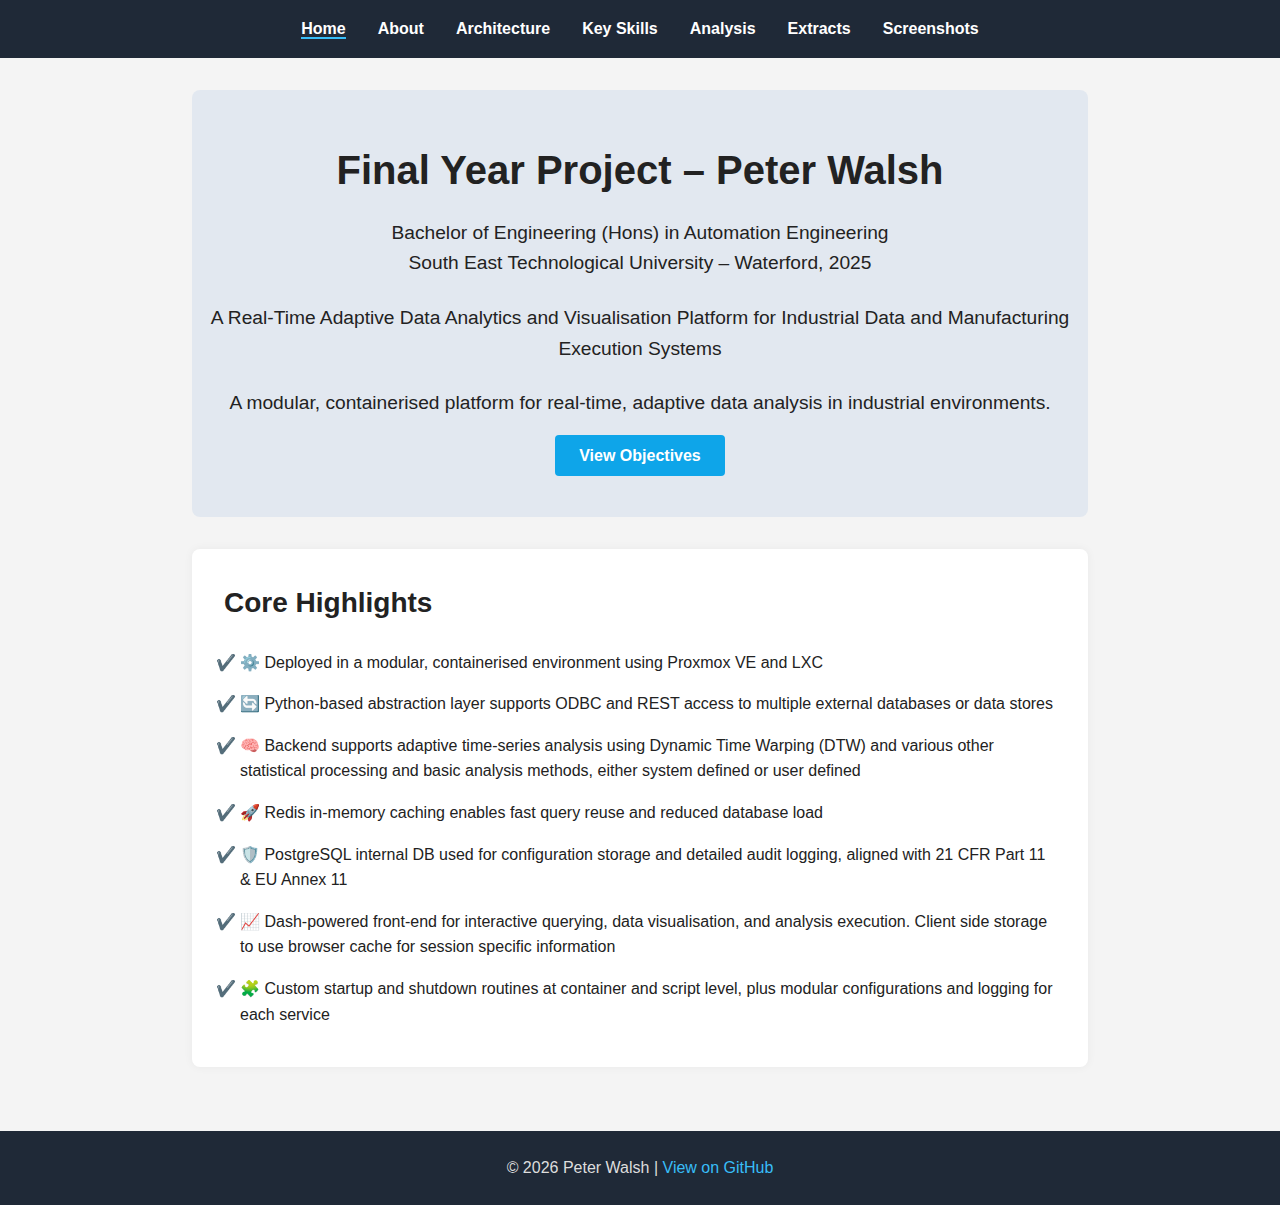
<file: index.html>
<!DOCTYPE html>
<html lang="en">
<head>
  <meta charset="UTF-8" />
  <meta name="viewport" content="width=device-width, initial-scale=1.0"/>
  <title>Peter Walsh – Final Year Project 2025</title>
  <link rel="stylesheet" href="assets/css/style.css"/>
</head>
<body>

<header>
  <nav>
    <ul class="nav-links">
      <li><a href="index.html" class="active">Home</a></li>
      <li><a href="about.html">About</a></li>
      <li><a href="system.html">Architecture</a></li>
      <li><a href="skills.html">Key Skills</a></li>
      <li><a href="analysis.html">Analysis</a></li>
      <li><a href="technical.html">Extracts</a></li>
      <li><a href="screenshots.html">Screenshots</a></li>
    </ul>
  </nav>
</header>



  <main class="container">
    <section class="hero">
      <h1>Final Year Project – Peter Walsh</h1>
      <p>
        Bachelor of Engineering (Hons) in Automation Engineering<br/>
        South East Technological University – Waterford, 2025
      </p>
      <p>A  Real-Time Adaptive Data Analytics and Visualisation Platform
 for Industrial Data and Manufacturing Execution Systems</p>
      <p>
        A modular, containerised platform for real-time, adaptive data analysis in industrial environments.
      </p>
      <a class="btn-primary" href="about.html">View Objectives</a>
    </section>

<section class="features">
  <h2>Core Highlights</h2>
  <ul>
    <li>⚙️ Deployed in a modular, containerised environment using Proxmox VE and LXC</li>
    <li>🔄 Python-based abstraction layer supports ODBC and REST access to multiple external databases or data stores</li>
    <li>🧠 Backend supports adaptive time-series analysis using Dynamic Time Warping (DTW) and various other statistical processing and basic analysis methods, either system defined or user defined</li>
    <li>🚀 Redis in-memory caching enables fast query reuse and reduced database load</li>
    <li>🛡️ PostgreSQL internal DB used for configuration storage and detailed audit logging, aligned with 21 CFR Part 11 & EU Annex 11</li>
    <li>📈 Dash-powered front-end for interactive querying, data visualisation, and analysis execution. Client side storage to use browser cache for session specific information</li>
    <li>🧩 Custom startup and shutdown routines at container and script level, plus modular configurations and logging for each service</li>
  </ul>
</section>

  </main>

  <footer>
    <p>© 2026 Peter Walsh | <a href="https://github.com/PetWalsh007/FYP-2025" target="_blank">View on GitHub</a></p>
  </footer>

  <script src="assets/js/main.js"></script>
</body>
</html>
</file>
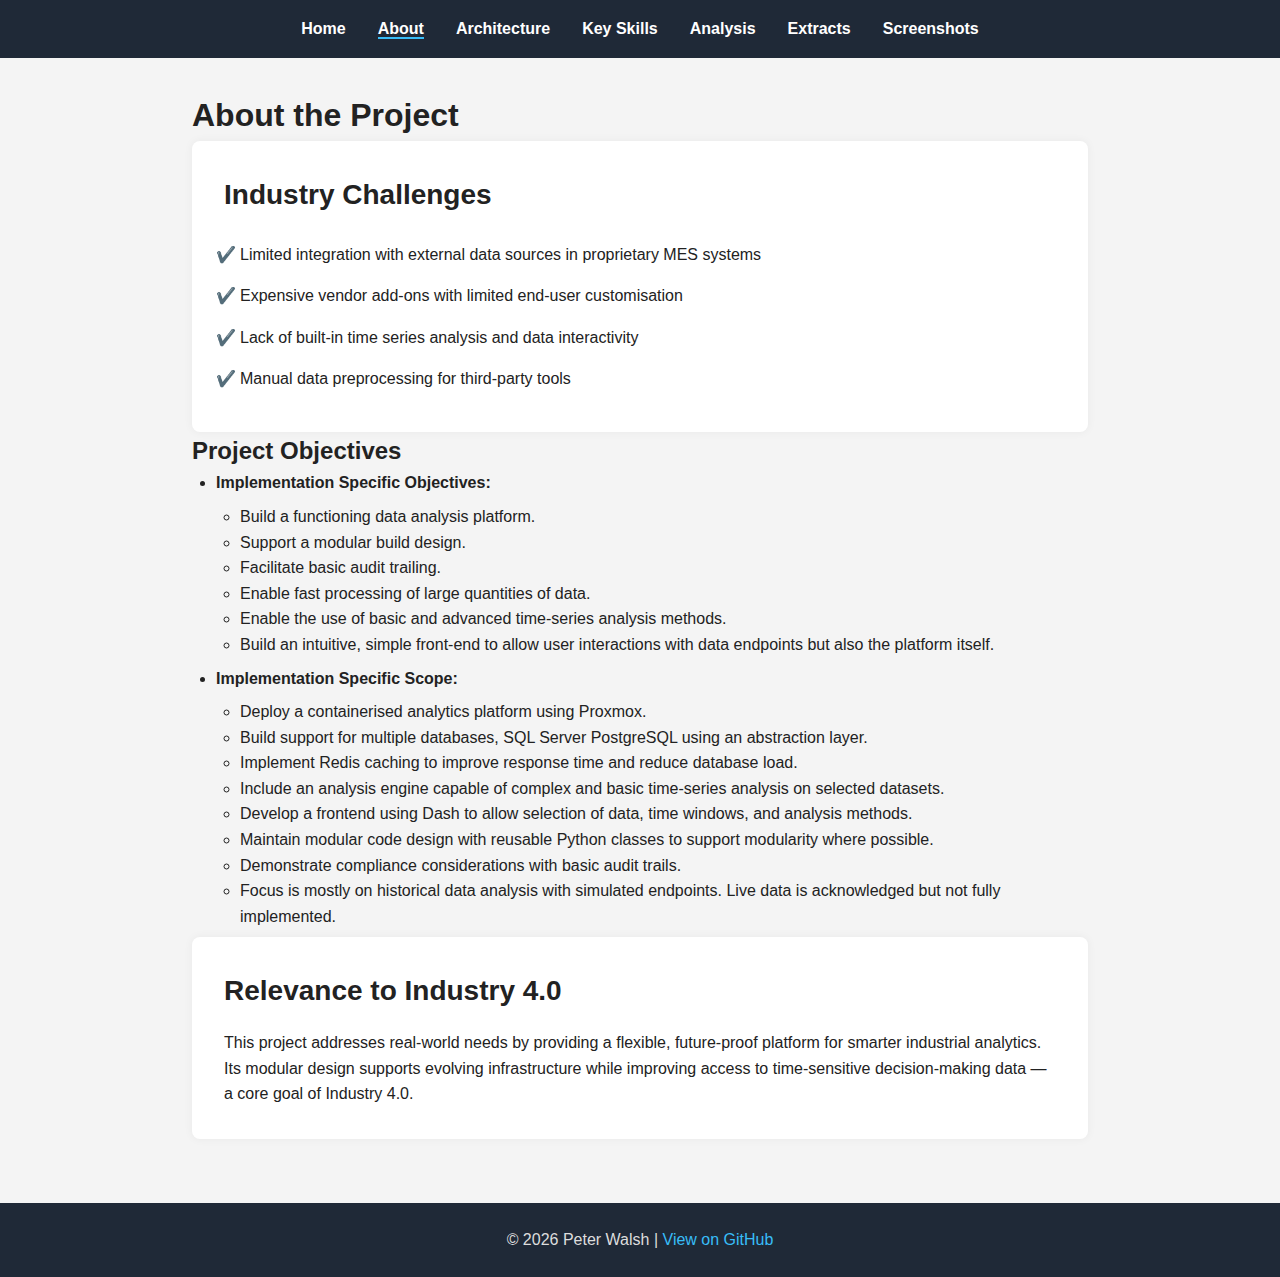
<file: about.html>
<!DOCTYPE html>
<html lang="en">
<head>
  <meta charset="UTF-8" />
  <meta name="viewport" content="width=device-width, initial-scale=1.0"/>
  <title>About </title>
  <link rel="stylesheet" href="assets/css/style.css"/>
</head>
<body>
<script src="assets/js/main.js"></script>
<header>
  <nav>
    <ul class="nav-links">
      <li><a href="index.html">Home</a></li>
      <li><a href="about.html" class="active" >About</a></li>
      <li><a href="system.html">Architecture</a></li>
      <li><a href="skills.html">Key Skills</a></li>
      <li><a href="analysis.html">Analysis</a></li>
      <li><a href="technical.html">Extracts</a></li>
      <li><a href="screenshots.html">Screenshots</a></li>
    </ul>
  </nav>
</header>


  <main class="container">
    <h1>About the Project</h1>

    <section class="features">
      <h2>Industry Challenges</h2>
      <ul>
        <li>Limited integration with external data sources in proprietary MES systems</li>
        <li>Expensive vendor add-ons with limited end-user customisation</li>
        <li>Lack of built-in time series analysis and data interactivity</li>
        <li>Manual data preprocessing for third-party tools</li>
      </ul>
    </section>

<section class="features2">
  <h2>Project Objectives</h2>
  <ul>
    <li><strong>Implementation Specific Objectives:</strong>
      <ul>
        <li>Build a functioning data analysis platform.</li>
        <li>Support a modular build design.</li>
        <li>Facilitate basic audit trailing.</li>
        <li>Enable fast processing of large quantities of data.</li>
        <li>Enable the use of basic and advanced time-series analysis methods.</li>
        <li>Build an intuitive, simple front-end to allow user interactions with data endpoints but also the platform itself.</li>
      </ul>
    </li>
    <li><strong>Implementation Specific Scope:</strong>
      <ul>
        <li>Deploy a containerised analytics platform using Proxmox.</li>
        <li>Build support for multiple databases, SQL Server PostgreSQL using an abstraction layer.</li>
        <li>Implement Redis caching to improve response time and reduce database load.</li>
        <li>Include an analysis engine capable of complex and basic time-series analysis on selected datasets.</li>
        <li>Develop a frontend using Dash to allow selection of data, time windows, and analysis methods.</li>
        <li>Maintain modular code design with reusable Python classes to support modularity where possible.</li>
        <li>Demonstrate compliance considerations with basic audit trails.</li>
        <li>Focus is mostly on historical data analysis with simulated endpoints. Live data is acknowledged but not fully implemented.</li>
      </ul>
    </li>
  </ul>
</section>



    <section class="features">
      <h2>Relevance to Industry 4.0</h2>
      <p>
        This project addresses real-world needs by providing a flexible, future-proof platform for smarter industrial analytics. 
        Its modular design supports evolving infrastructure while improving access to time-sensitive decision-making data — a core goal of Industry 4.0.
      </p>
    </section>
  </main>

  <footer>
    <p>© 2026 Peter Walsh | <a href="https://github.com/PetWalsh007/FYP-2025" target="_blank">View on GitHub</a></p>
  </footer>

</body>
</html>
</file>
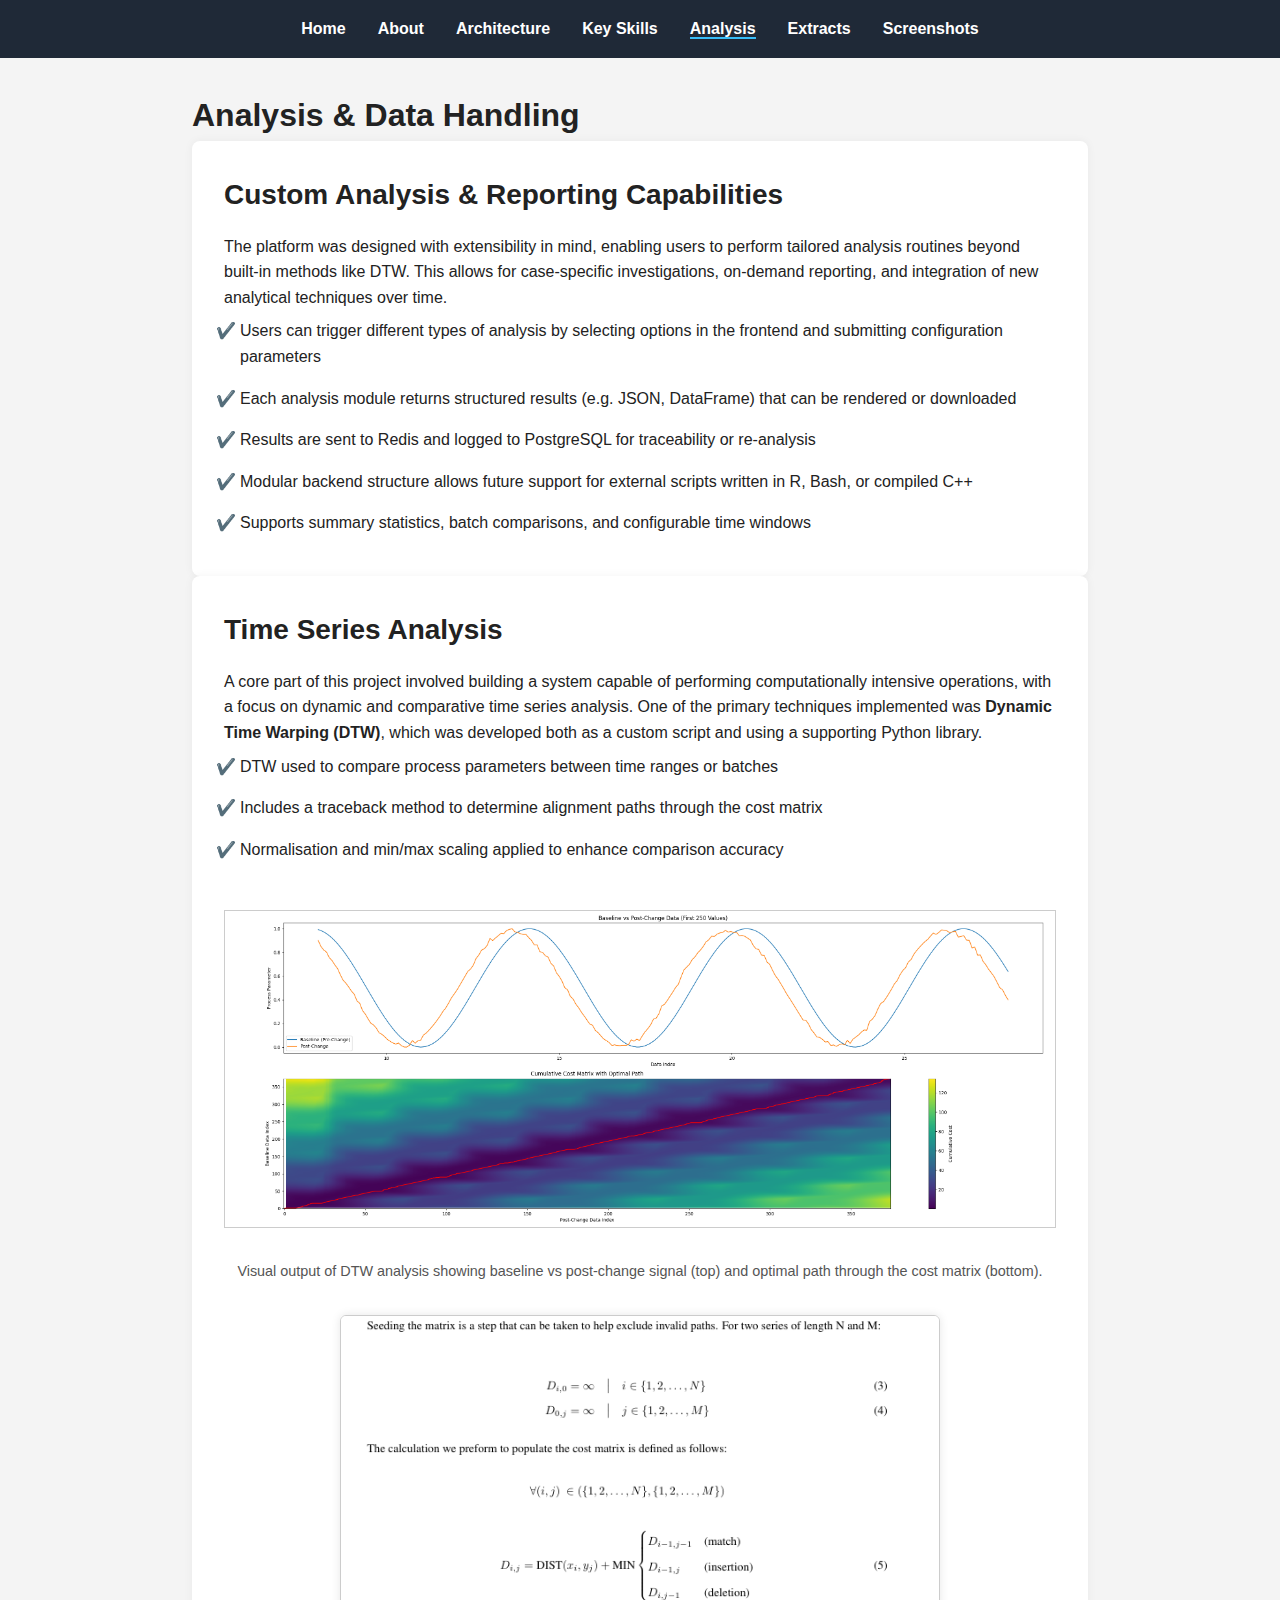
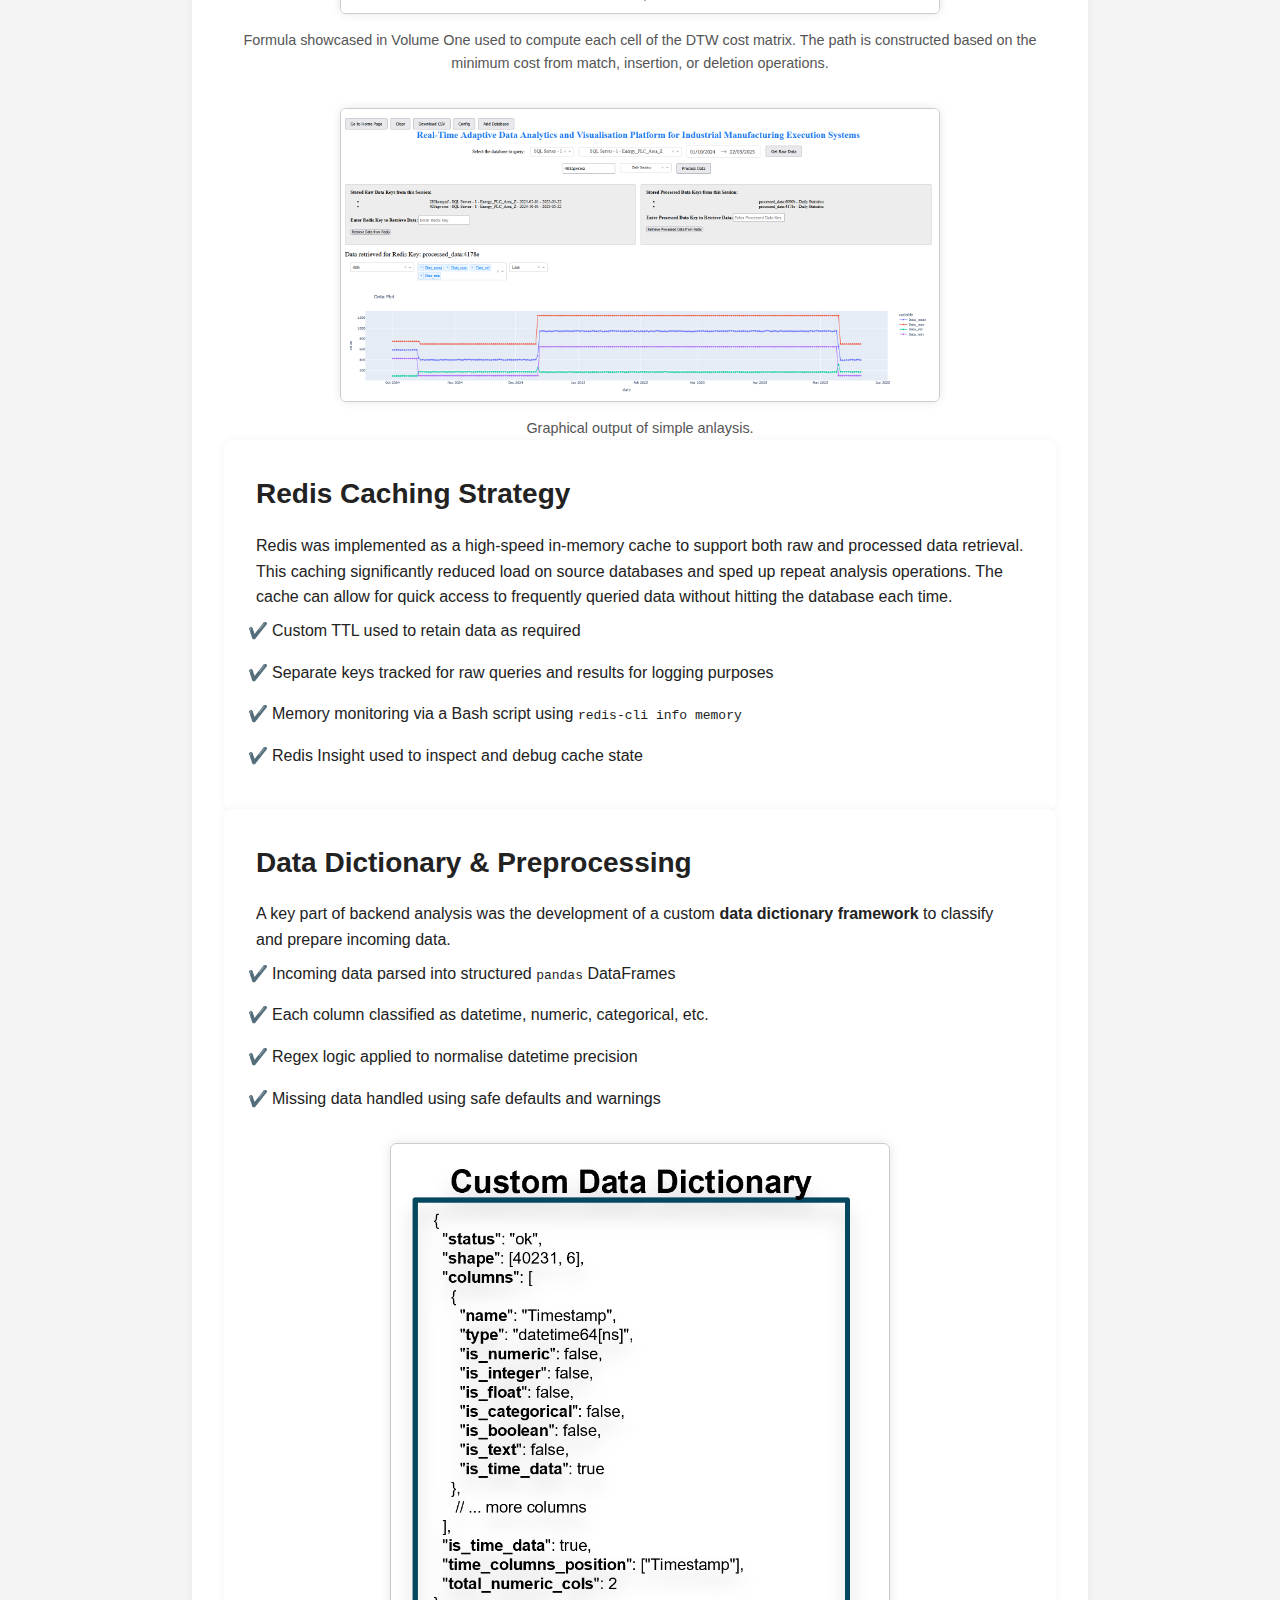
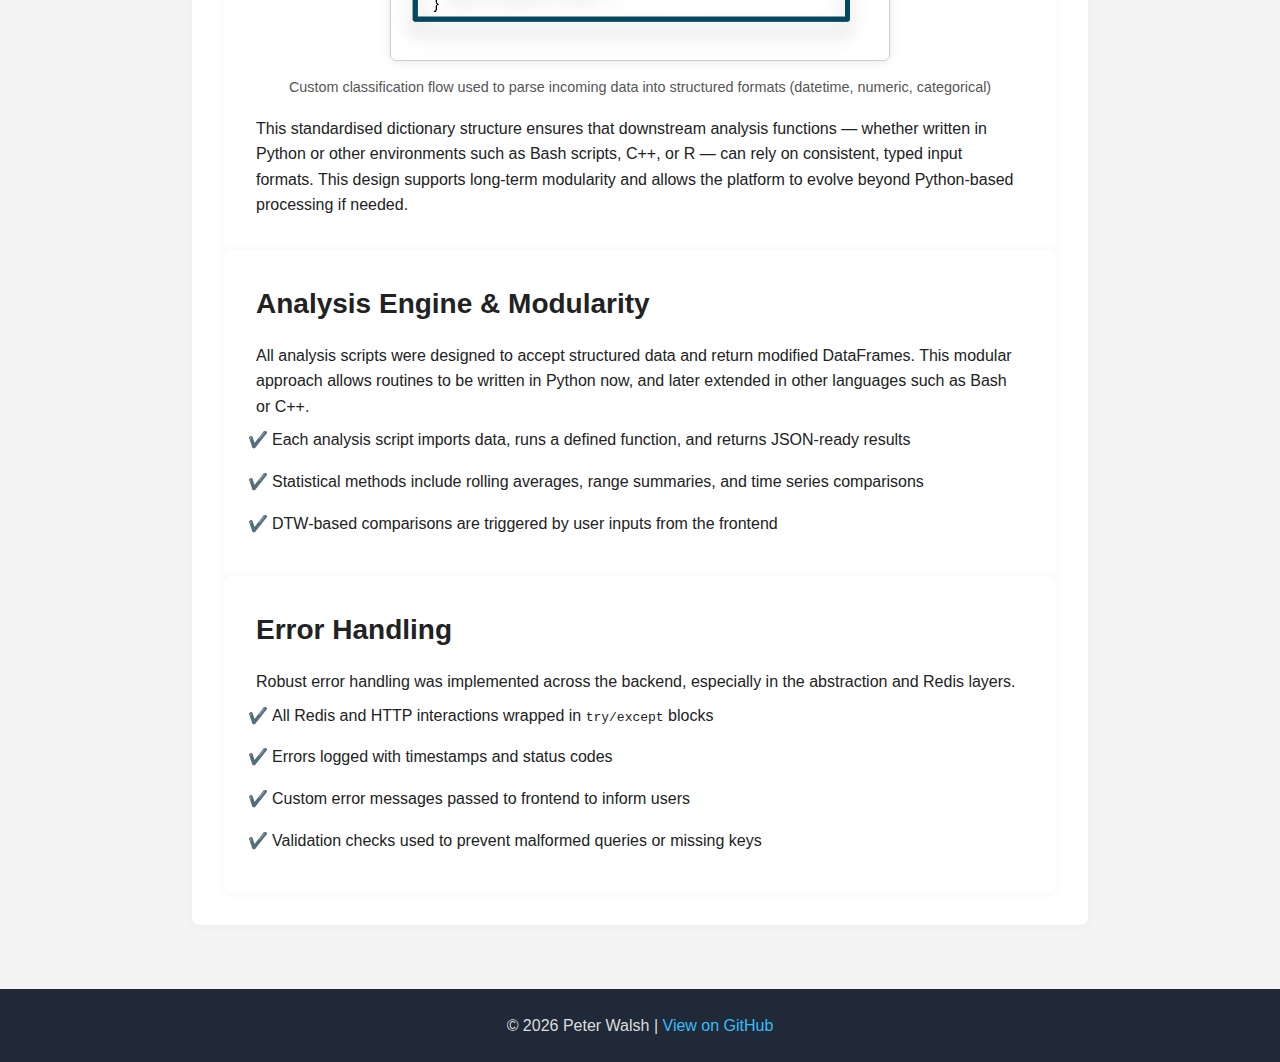
<file: analysis.html>
<!DOCTYPE html>
<html lang="en">
<head>
  <meta charset="UTF-8" />
  <meta name="viewport" content="width=device-width, initial-scale=1.0"/>
  <title>Data Analysis – Final Year Project</title>
  <link rel="stylesheet" href="assets/css/style.css"/>
</head>

<body>
<script src="assets/js/main.js"></script>
<header>
  <nav>
    <ul class="nav-links">
      <li><a href="index.html">Home</a></li>
      <li><a href="about.html">About</a></li>
      <li><a href="system.html">Architecture</a></li>
      <li><a href="skills.html">Key Skills</a></li>
      <li><a href="analysis.html" class="active" >Analysis</a></li>
      <li><a href="technical.html">Extracts</a></li>
      <li><a href="screenshots.html">Screenshots</a></li>
    </ul>
  </nav>
</header>


  <main class="container">
    <h1>Analysis & Data Handling</h1>


    <section class="features">
  <h2>Custom Analysis & Reporting Capabilities</h2>
  <p>
    The platform was designed with extensibility in mind, enabling users to perform tailored analysis routines beyond built-in methods like DTW.
    This allows for case-specific investigations, on-demand reporting, and integration of new analytical techniques over time.
  </p>
  <ul>
    <li>Users can trigger different types of analysis by selecting options in the frontend and submitting configuration parameters</li>
    <li>Each analysis module returns structured results (e.g. JSON, DataFrame) that can be rendered or downloaded</li>
    <li>Results are sent to Redis and logged to PostgreSQL for traceability or re-analysis</li>
    <li>Modular backend structure allows future support for external scripts written in R, Bash, or compiled C++</li>
    <li>Supports summary statistics, batch comparisons, and configurable time windows</li>

  </ul>
</section>
    <section class="features">
<h2>Time Series Analysis</h2>
<p>
  A core part of this project involved building a system capable of performing computationally intensive operations,
  with a focus on dynamic and comparative time series analysis. One of the primary techniques implemented was 
  <strong>Dynamic Time Warping (DTW)</strong>, which was developed both as a custom script and using a supporting Python library.
</p>
      <ul>
        <li>DTW used to compare process parameters between time ranges or batches</li>
        <li>Includes a traceback method to determine alignment paths through the cost matrix</li>
        <li>Normalisation and min/max scaling applied to enhance comparison accuracy</li>
      </ul>
<div style="text-align: center; margin-top: 1.5rem;">
  <img src="assets/img/Figure_1.png" 
       alt="DTW Comparison and Cost Matrix" 
      style="max-width:100%; border: 1px solid #ccc; margin: 1rem 0;">
  <p style="font-size: 0.9rem; color: #555; margin-top: 0.5rem;">
    Visual output of DTW analysis showing baseline vs post-change signal (top) and optimal path through the cost matrix (bottom).
  </p>
  <div style="text-align: center; margin-top: 2rem;">
  <img src="assets/img/dtw.PNG" 
       alt="DTW Cost Matrix Calculation Formula" 
       style="width: 100%; max-width: 600px; cursor: zoom-in; border: 1px solid #ccc; border-radius: 6px; box-shadow: 0 0 10px rgba(0,0,0,0.1);">
  <p style="font-size: 0.9rem; color: #555; margin-top: 0.5rem;">
    Formula showcased in Volume One used to compute each cell of the DTW cost matrix. The path is constructed based on the minimum cost from match, insertion, or deletion operations.
  </p>
</div>
<div style="text-align: center; margin-top: 2rem;">
  <img src="assets/img/screenuse.PNG" 
       alt="Simple Data Annalysis Output" 
       style="width: 100%; max-width: 600px; cursor: zoom-in; border: 1px solid #ccc; border-radius: 6px; box-shadow: 0 0 10px rgba(0,0,0,0.1);">
  <p style="font-size: 0.9rem; color: #555; margin-top: 0.5rem;">
    Graphical output of simple anlaysis.
  </p>

</div>

</div>



    <section class="features">
      <h2>Redis Caching Strategy</h2>
      <p>
        Redis was implemented as a high-speed in-memory cache to support both raw and processed data retrieval.
        This caching significantly reduced load on source databases and sped up repeat analysis operations. The cache can allow for quick access to frequently queried data without hitting the database each time.
      </p>
      <ul>
        <li>Custom TTL used to retain data as required</li>
        <li>Separate keys tracked for raw queries and results for logging purposes</li>
        <li>Memory monitoring via a Bash script using <code>redis-cli info memory</code></li>
        <li>Redis Insight used to inspect and debug cache state</li>
      </ul>
    </section>

<section class="features">
  <h2>Data Dictionary & Preprocessing</h2>
  <p>
    A key part of backend analysis was the development of a custom <strong>data dictionary framework</strong> to classify and prepare incoming data.
  </p>
  <ul>
    <li>Incoming data parsed into structured <code>pandas</code> DataFrames</li>
    <li>Each column classified as datetime, numeric, categorical, etc.</li>
    <li>Regex logic applied to normalise datetime precision</li>
    <li>Missing data handled using safe defaults and warnings</li>
  </ul>

  <div style="text-align: center; margin-top: 1.5rem;">
    <img src="assets/img/data-dictionary-flow.png" 
         alt="Custom Data Dictionary Classification Flow" 
         style="max-width: 65%; border: 1px solid #ccc; border-radius: 6px; box-shadow: 0 0 12px rgba(0,0,0,0.1);">
    <p style="font-size: 0.9rem; color: #555; margin-top: 0.5rem;">
      Custom classification flow used to parse incoming data into structured formats (datetime, numeric, categorical)
    </p>
  </div>

  <p style="margin-top: 1rem;">
    This standardised dictionary structure ensures that downstream analysis functions — whether written in Python or other environments 
    such as Bash scripts, C++, or R — can rely on consistent, typed input formats. This design supports long-term modularity 
    and allows the platform to evolve beyond Python-based processing if needed.
  </p>
</section>


    <section class="features">
      <h2>Analysis Engine & Modularity</h2>
      <p>
        All analysis scripts were designed to accept structured data and return modified DataFrames. 
        This modular approach allows routines to be written in Python now, and later extended in other languages such as Bash or C++.
      </p>
      <ul>
        <li>Each analysis script imports data, runs a defined function, and returns JSON-ready results</li>
        <li>Statistical methods include rolling averages, range summaries, and time series comparisons</li>
        <li>DTW-based comparisons are triggered by user inputs from the frontend</li>
      </ul>
    </section>

    <section class="features">
      <h2>Error Handling</h2>
      <p>
        Robust error handling was implemented across the backend, especially in the abstraction and Redis layers.
      </p>
      <ul>
        <li>All Redis and HTTP interactions wrapped in <code>try/except</code> blocks</li>
        <li>Errors logged with timestamps and status codes</li>
        <li>Custom error messages passed to frontend to inform users</li>
        <li>Validation checks used to prevent malformed queries or missing keys</li>
      </ul>
    </section>
  </main>

  <footer>
    <p>© 2026 Peter Walsh | <a href="https://github.com/PetWalsh007/FYP-2025" target="_blank">View on GitHub</a></p>
  </footer>

</body>
</html>
</file>
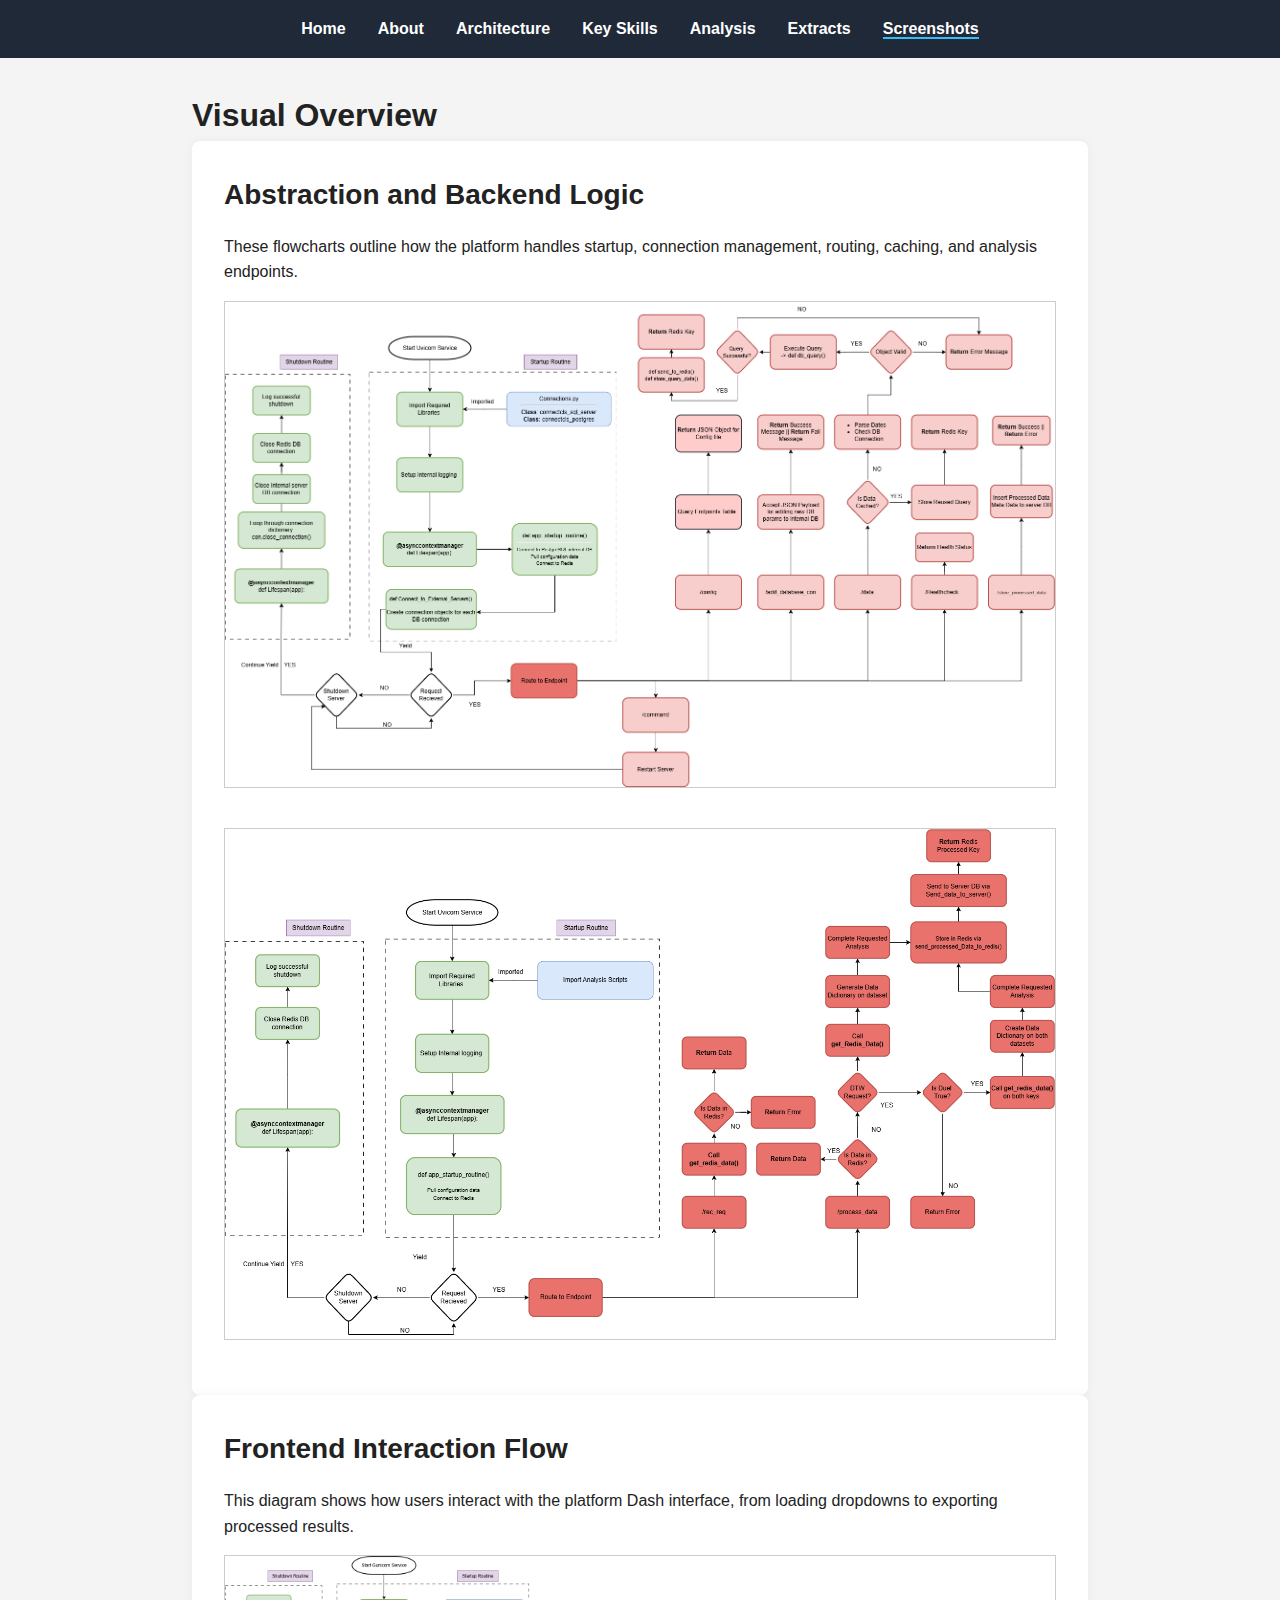
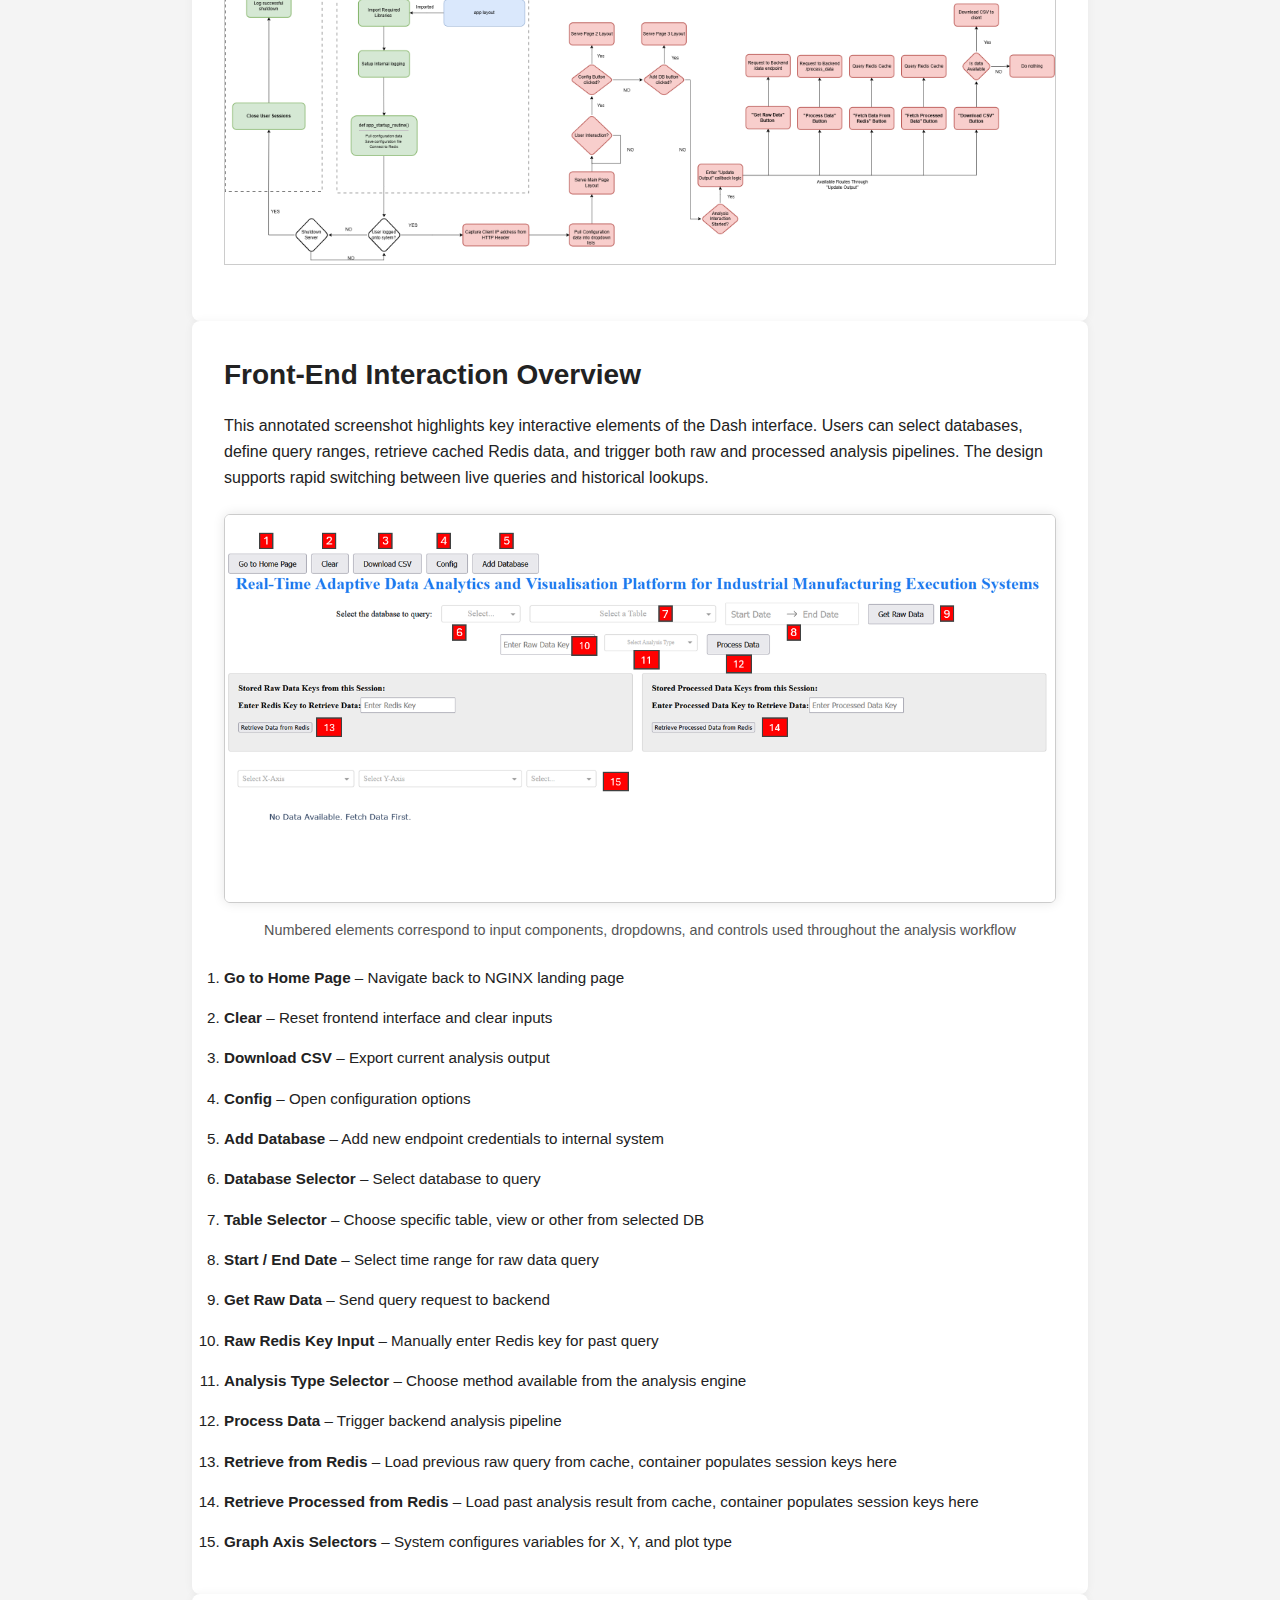
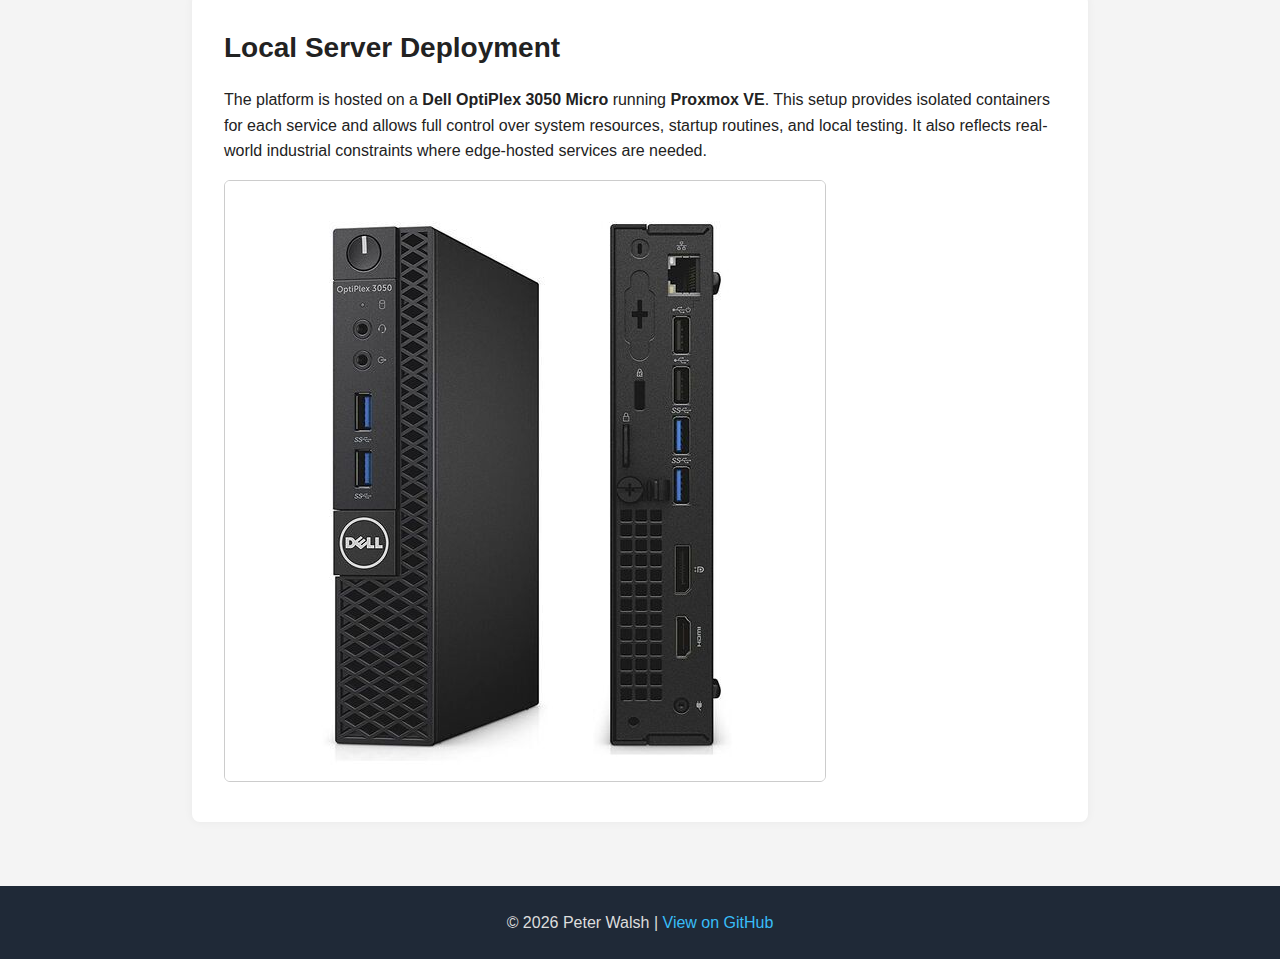
<file: screenshots.html>
<!DOCTYPE html>
<html lang="en">
<head>
  <meta charset="UTF-8" />
  <meta name="viewport" content="width=device-width, initial-scale=1.0"/>
  <title>Screenshots – PRISM</title>
  <link rel="stylesheet" href="assets/css/style.css"/>
</head>
<script src="assets/js/main.js"></script>
</body>
</html>

<body>

<header>
  <nav>
    <ul class="nav-links">
      <li><a href="index.html">Home</a></li>
      <li><a href="about.html">About</a></li>
      <li><a href="system.html">Architecture</a></li>
      <li><a href="skills.html">Key Skills</a></li>
      <li><a href="analysis.html">Analysis</a></li>
      <li><a href="technical.html">Extracts</a></li>
      <li><a href="screenshots.html" class="active">Screenshots</a></li>
    </ul>
  </nav>
</header>


  <main class="container">
    <h1>Visual Overview</h1>

    <section class="features">
      <h2>Abstraction and Backend Logic</h2>
      <p>These flowcharts outline how the platform handles startup, connection management, routing, caching, and analysis endpoints.</p>
      <img src="assets/img/main_flow_abs.png" alt="Abstraction Layer Flow" style="max-width:100%; border: 1px solid #ccc; margin: 1rem 0;">
      <img src="assets/img/main_flow_backend.png" alt="Backend Flow" style="max-width:100%; border: 1px solid #ccc; margin: 1rem 0;">
    </section>

    <section class="features">
      <h2>Frontend Interaction Flow</h2>
      <p>This diagram shows how users interact with the platform Dash interface, from loading dropdowns to exporting processed results.</p>
      <img src="assets/img/main-front-flow.png" alt="Frontend Flow" style="max-width:100%; border: 1px solid #ccc; margin: 1rem 0;">
    </section>


<section class="features">
  <h2>Front-End Interaction Overview</h2>
  <p>
    This annotated screenshot highlights key interactive elements of the Dash interface. Users can select databases, define query ranges, 
    retrieve cached Redis data, and trigger both raw and processed analysis pipelines. The design supports rapid switching 
    between live queries and historical lookups.
  </p>
  <div style="text-align: center; margin-top: 1.5rem;">
    <img src="assets/img/front.PNG" 
         alt="Dash Interface with Button Map" 
         style="max-width: 100%; border: 1px solid #ccc; border-radius: 6px; box-shadow: 0 0 12px rgba(0,0,0,0.1); cursor: zoom-in;">
    <p style="font-size: 0.9rem; color: #555; margin-top: 0.5rem;">
      Numbered elements correspond to input components, dropdowns, and controls used throughout the analysis workflow
    </p>
  </div>
    <div style="font-size: 0.95rem; margin-top: 1rem;">
    <ol>
      <li><strong>Go to Home Page</strong> – Navigate back to NGINX landing page</li>
      <li><strong>Clear</strong> – Reset frontend interface and clear inputs</li>
      <li><strong>Download CSV</strong> – Export current analysis output</li>
      <li><strong>Config</strong> – Open configuration options</li>
      <li><strong>Add Database</strong> – Add new endpoint credentials to internal system</li>
      <li><strong>Database Selector</strong> – Select database to query</li>
      <li><strong>Table Selector</strong> – Choose specific table, view or other from selected DB</li>
      <li><strong>Start / End Date</strong> – Select time range for raw data query</li>
      <li><strong>Get Raw Data</strong> – Send query request to backend</li>
      <li><strong>Raw Redis Key Input</strong> – Manually enter Redis key for past query</li>
      <li><strong>Analysis Type Selector</strong> – Choose method available from the analysis engine</li>
      <li><strong>Process Data</strong> – Trigger backend analysis pipeline</li>
      <li><strong>Retrieve from Redis</strong> – Load previous raw query from cache, container populates session keys here</li>
      <li><strong>Retrieve Processed from Redis</strong> – Load past analysis result from cache, container populates session keys here</li>
      <li><strong>Graph Axis Selectors</strong> – System configures variables for X, Y, and plot type</li>
    </ol>
  </div>
</section>




    <section class="features">
      <h2>Local Server Deployment</h2>
      <p>
        The platform is hosted on a <strong>Dell OptiPlex 3050 Micro</strong> running <strong>Proxmox VE</strong>. 
        This setup provides isolated containers for each service and allows full control over system resources, startup routines, and local testing. 
        It also reflects real-world industrial constraints where edge-hosted services are needed.
      </p>
      <img src="assets/img/dell-3050.png" alt="Dell OptiPlex 3050" style="max-width:100%; border: 1px solid #ccc; border-radius: 6px; margin-top: 1rem;">
    </section>
  </main>

  <footer>
    <p>© 2026 Peter Walsh | <a href="https://github.com/PetWalsh007/FYP-2025" target="_blank">View on GitHub</a></p>
  </footer>

</body>
</html>
</file>
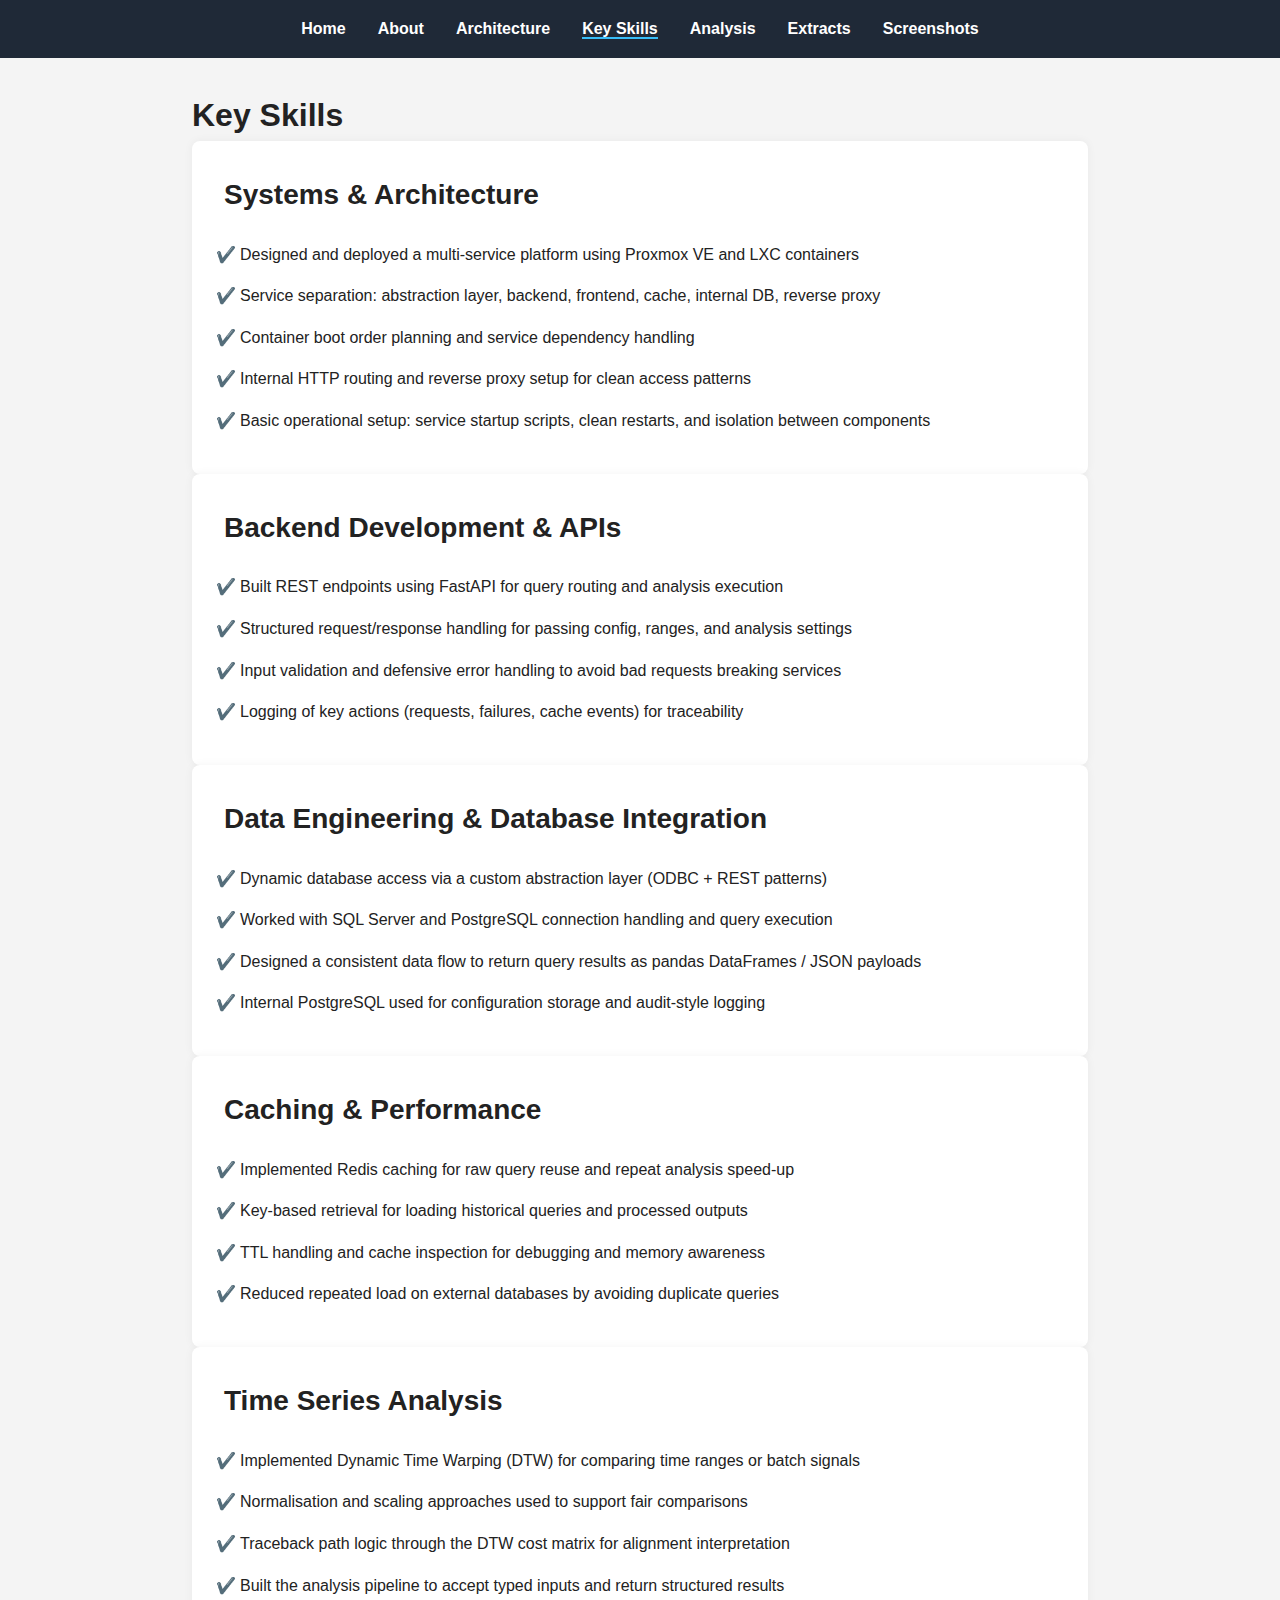
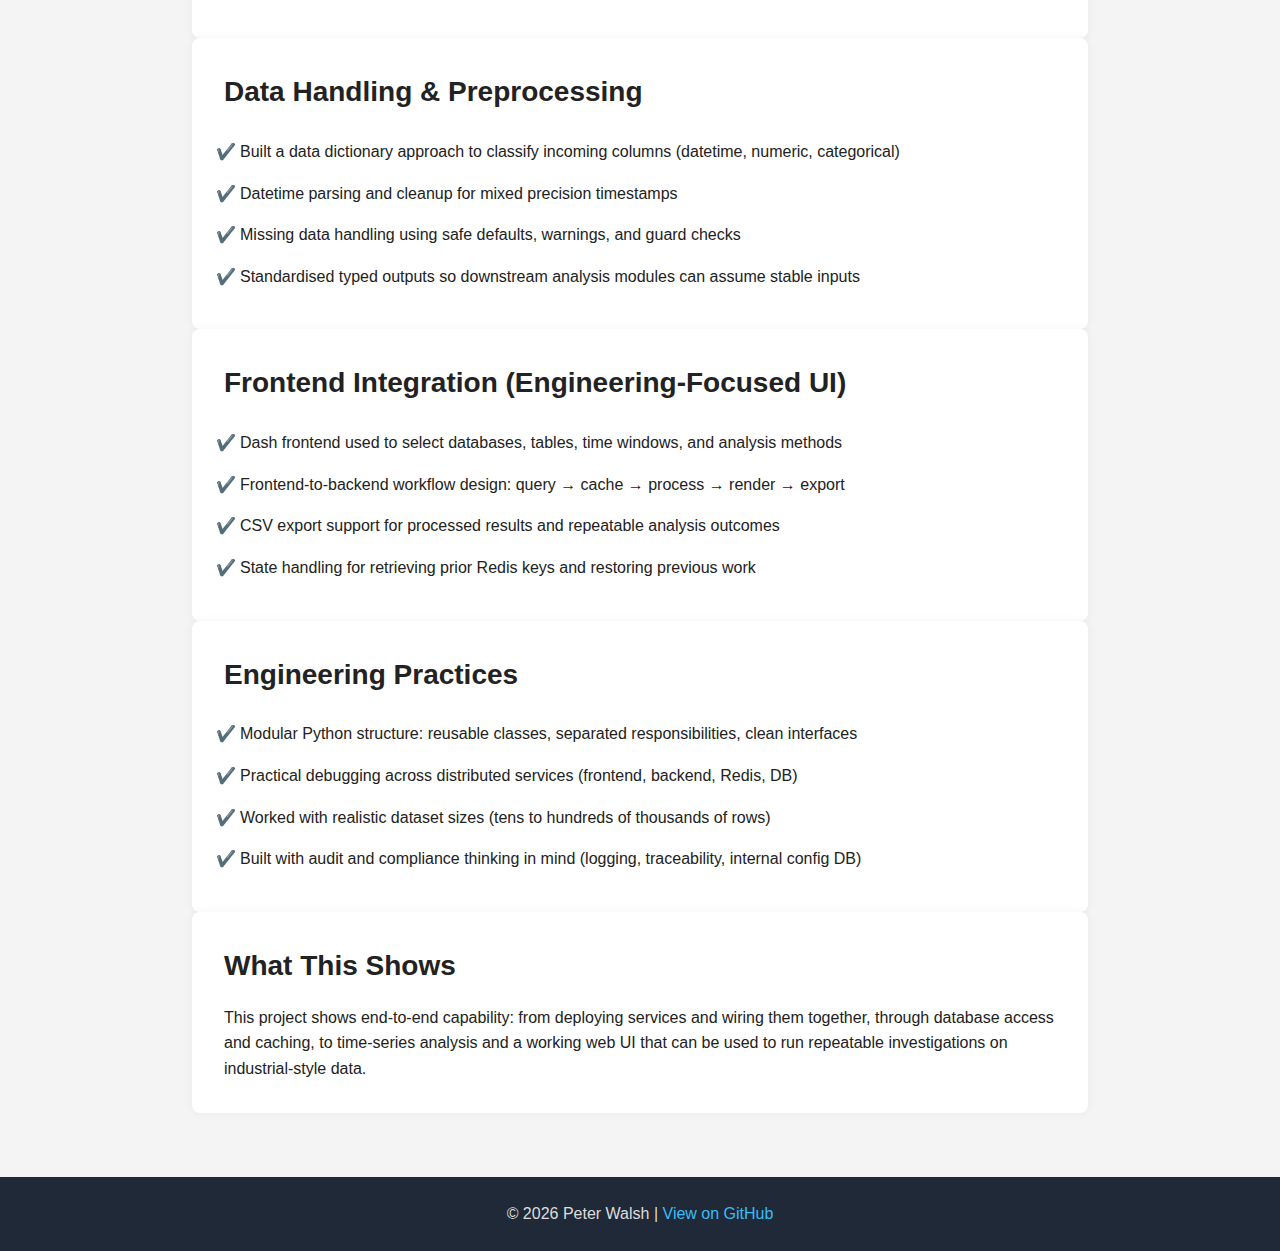
<file: skills.html>
<!DOCTYPE html>
<html lang="en">
<head>
  <meta charset="UTF-8" />
  <meta name="viewport" content="width=device-width, initial-scale=1.0"/>
  <title>Key Skills – PRISM</title>
  <link rel="stylesheet" href="assets/css/style.css"/>
</head>

<body>
<script src="assets/js/main.js"></script>

<header>
  <nav>
    <ul class="nav-links">
      <li><a href="index.html">Home</a></li>
      <li><a href="about.html">About</a></li>
      <li><a href="system.html">Architecture</a></li>
      <li><a href="skills.html" class="active">Key Skills</a></li>
      <li><a href="analysis.html">Analysis</a></li>
      <li><a href="technical.html">Extracts</a></li>
      <li><a href="screenshots.html">Screenshots</a></li>
    </ul>
  </nav>
</header>

<main class="container">
  <h1>Key Skills</h1>

  <section class="features">
    <h2>Systems & Architecture</h2>
    <ul>
      <li>Designed and deployed a multi-service platform using Proxmox VE and LXC containers</li>
      <li>Service separation: abstraction layer, backend, frontend, cache, internal DB, reverse proxy</li>
      <li>Container boot order planning and service dependency handling</li>
      <li>Internal HTTP routing and reverse proxy setup for clean access patterns</li>
      <li>Basic operational setup: service startup scripts, clean restarts, and isolation between components</li>
    </ul>
  </section>

  <section class="features">
    <h2>Backend Development & APIs</h2>
    <ul>
      <li>Built REST endpoints using FastAPI for query routing and analysis execution</li>
      <li>Structured request/response handling for passing config, ranges, and analysis settings</li>
      <li>Input validation and defensive error handling to avoid bad requests breaking services</li>
      <li>Logging of key actions (requests, failures, cache events) for traceability</li>
    </ul>
  </section>

  <section class="features">
    <h2>Data Engineering & Database Integration</h2>
    <ul>
      <li>Dynamic database access via a custom abstraction layer (ODBC + REST patterns)</li>
      <li>Worked with SQL Server and PostgreSQL connection handling and query execution</li>
      <li>Designed a consistent data flow to return query results as pandas DataFrames / JSON payloads</li>
      <li>Internal PostgreSQL used for configuration storage and audit-style logging</li>
    </ul>
  </section>

  <section class="features">
    <h2>Caching & Performance</h2>
    <ul>
      <li>Implemented Redis caching for raw query reuse and repeat analysis speed-up</li>
      <li>Key-based retrieval for loading historical queries and processed outputs</li>
      <li>TTL handling and cache inspection for debugging and memory awareness</li>
      <li>Reduced repeated load on external databases by avoiding duplicate queries</li>
    </ul>
  </section>

  <section class="features">
    <h2>Time Series Analysis</h2>
    <ul>
      <li>Implemented Dynamic Time Warping (DTW) for comparing time ranges or batch signals</li>
      <li>Normalisation and scaling approaches used to support fair comparisons</li>
      <li>Traceback path logic through the DTW cost matrix for alignment interpretation</li>
      <li>Built the analysis pipeline to accept typed inputs and return structured results</li>
    </ul>
  </section>

  <section class="features">
    <h2>Data Handling & Preprocessing</h2>
    <ul>
      <li>Built a data dictionary approach to classify incoming columns (datetime, numeric, categorical)</li>
      <li>Datetime parsing and cleanup for mixed precision timestamps</li>
      <li>Missing data handling using safe defaults, warnings, and guard checks</li>
      <li>Standardised typed outputs so downstream analysis modules can assume stable inputs</li>
    </ul>
  </section>

  <section class="features">
    <h2>Frontend Integration (Engineering-Focused UI)</h2>
    <ul>
      <li>Dash frontend used to select databases, tables, time windows, and analysis methods</li>
      <li>Frontend-to-backend workflow design: query → cache → process → render → export</li>
      <li>CSV export support for processed results and repeatable analysis outcomes</li>
      <li>State handling for retrieving prior Redis keys and restoring previous work</li>
    </ul>
  </section>

  <section class="features">
    <h2>Engineering Practices</h2>
    <ul>
      <li>Modular Python structure: reusable classes, separated responsibilities, clean interfaces</li>
      <li>Practical debugging across distributed services (frontend, backend, Redis, DB)</li>
      <li>Worked with realistic dataset sizes (tens to hundreds of thousands of rows)</li>
      <li>Built with audit and compliance thinking in mind (logging, traceability, internal config DB)</li>
    </ul>
  </section>

  <section class="features">
    <h2>What This Shows</h2>
    <p>
      This project shows end-to-end capability: from deploying services and wiring them together,
      through database access and caching, to time-series analysis and a working web UI that can be used to run
      repeatable investigations on industrial-style data.
    </p>
  </section>
</main>

  <footer>
    <p>© 2026 Peter Walsh | <a href="https://github.com/PetWalsh007/FYP-2025" target="_blank">View on GitHub</a></p>
  </footer>

</body>
</html>
</file>
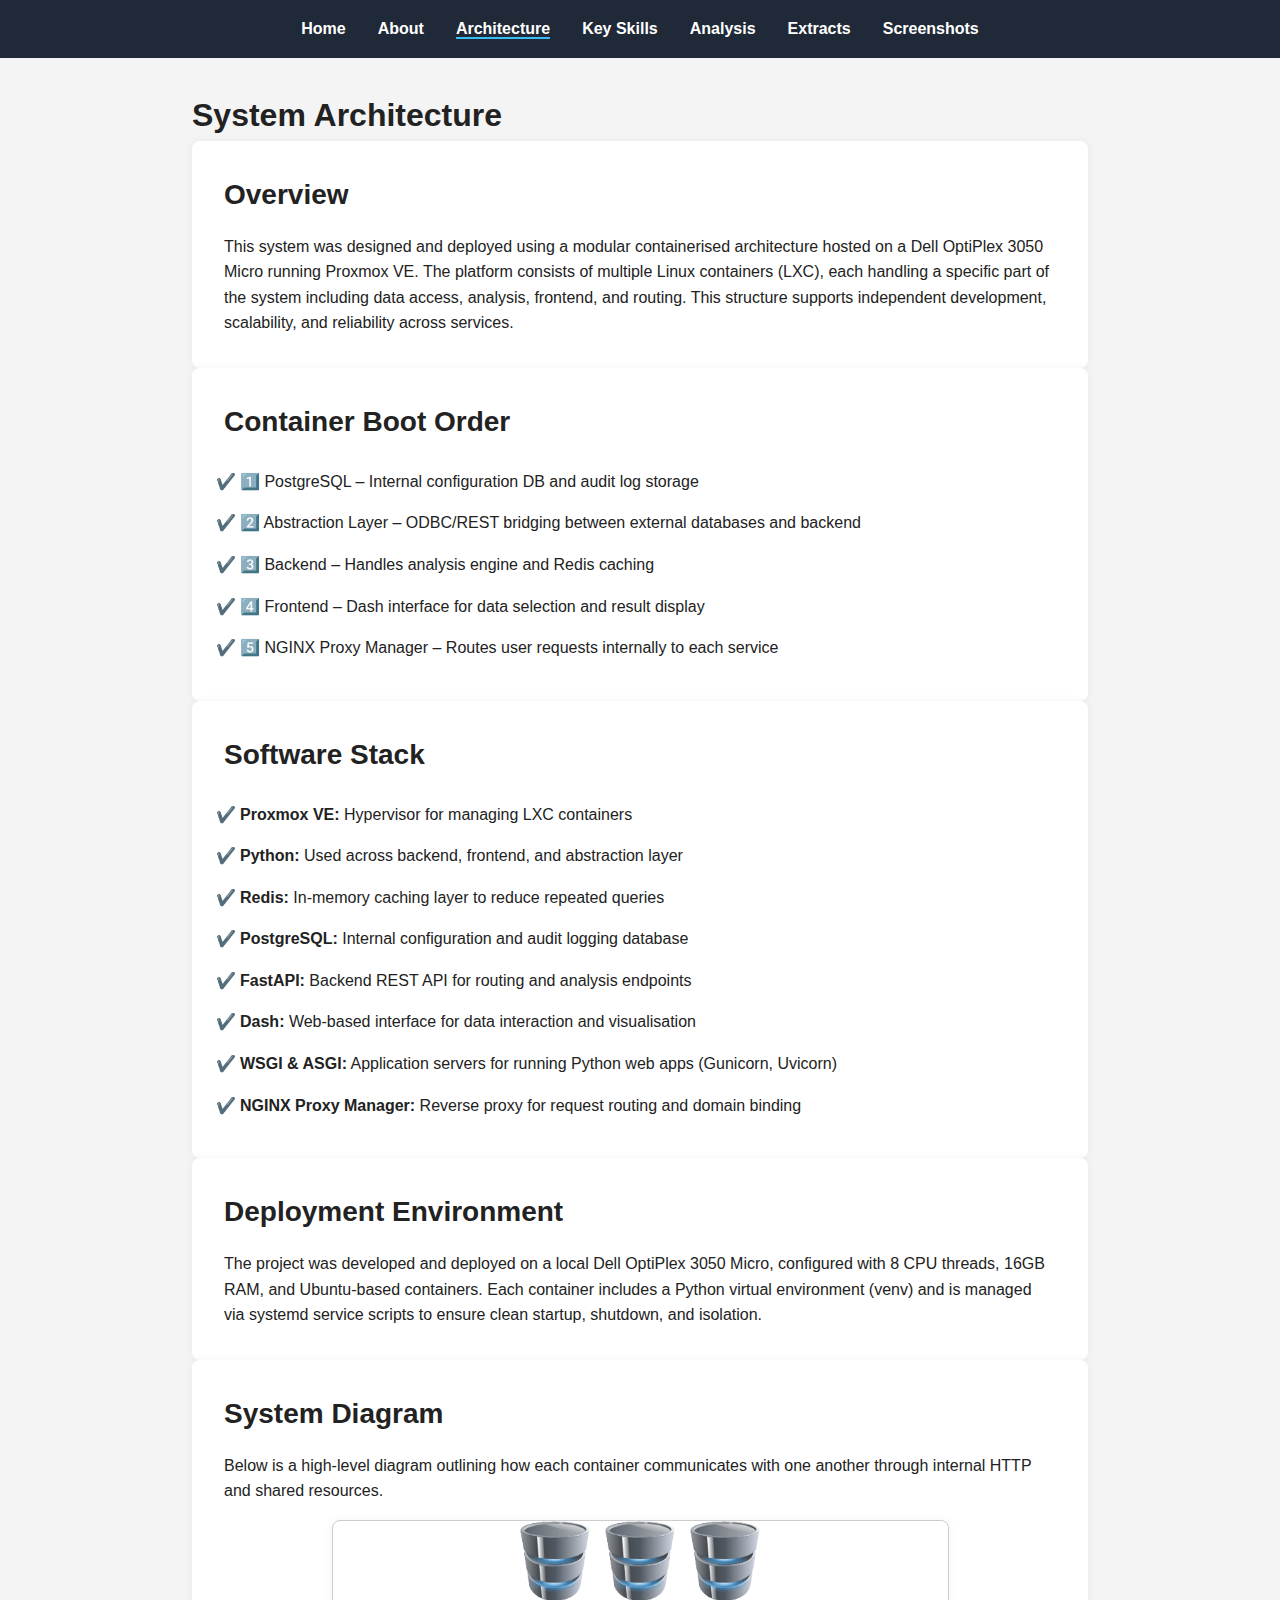
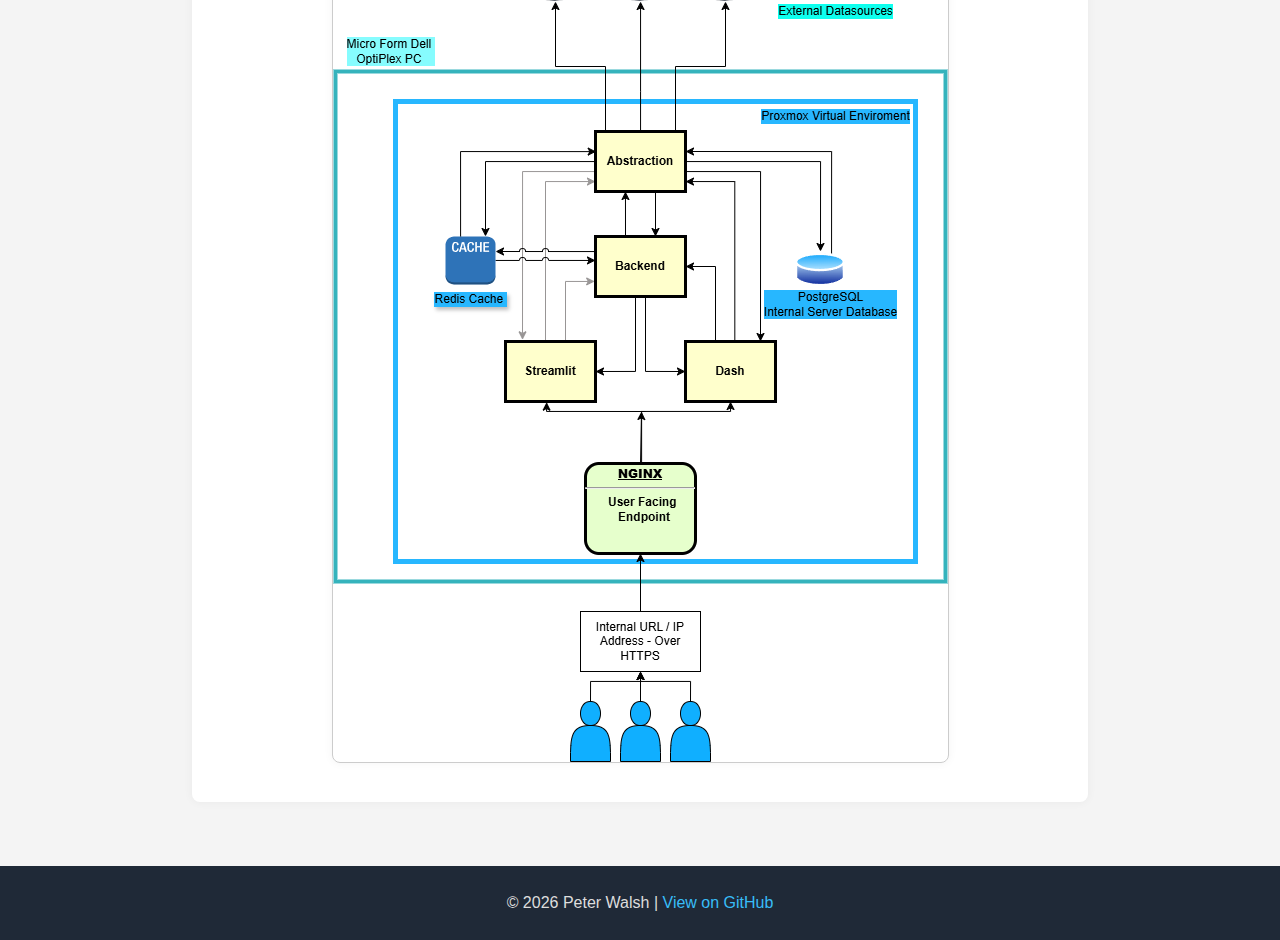
<file: system.html>
<!DOCTYPE html>
<html lang="en">
<head>
  <meta charset="UTF-8" />
  <meta name="viewport" content="width=device-width, initial-scale=1.0"/>
  <title>System Architecture – Final Year Project</title>
  <link rel="stylesheet" href="assets/css/style.css"/>
</head>
<body>
<script src="assets/js/main.js"></script>
<header>
  <nav>
    <ul class="nav-links">
      <li><a href="index.html">Home</a></li>
      <li><a href="about.html">About</a></li>
      <li><a href="system.html" class="active" >Architecture</a></li>
      <li><a href="skills.html">Key Skills</a></li>
      <li><a href="analysis.html">Analysis</a></li>
      <li><a href="technical.html">Extracts</a></li>
      <li><a href="screenshots.html">Screenshots</a></li>
    </ul>
  </nav>
</header>


  <main class="container">
    <h1>System Architecture</h1>

    <section class="features">
      <h2>Overview</h2>
      <p>
        This system was designed and deployed using a modular containerised architecture hosted on a Dell OptiPlex 3050 Micro running Proxmox VE. 
        The platform consists of multiple Linux containers (LXC), each handling a specific part of the system including data access, analysis, frontend, and routing. 
        This structure supports independent development, scalability, and reliability across services.
      </p>
    </section>

    <section class="features">
      <h2>Container Boot Order</h2>
      <ul>
        <li>1️⃣ PostgreSQL – Internal configuration DB and audit log storage</li>
        <li>2️⃣ Abstraction Layer – ODBC/REST bridging between external databases and backend</li>
        <li>3️⃣ Backend – Handles analysis engine and Redis caching</li>
        <li>4️⃣ Frontend – Dash interface for data selection and result display</li>
        <li>5️⃣ NGINX Proxy Manager – Routes user requests internally to each service</li>
      </ul>
    </section>

    <section class="features">
      <h2>Software Stack</h2>
      <ul>
        <li><strong>Proxmox VE:</strong> Hypervisor for managing LXC containers</li>
        <li><strong>Python:</strong> Used across backend, frontend, and abstraction layer</li>
        <li><strong>Redis:</strong> In-memory caching layer to reduce repeated queries</li>
        <li><strong>PostgreSQL:</strong> Internal configuration and audit logging database</li>
        <li><strong>FastAPI:</strong> Backend REST API for routing and analysis endpoints</li>
        <li><strong>Dash:</strong> Web-based interface for data interaction and visualisation</li>
        <li><strong>WSGI &amp; ASGI:</strong> Application servers for running Python web apps (Gunicorn, Uvicorn)</li>
        <li><strong>NGINX Proxy Manager:</strong> Reverse proxy for request routing and domain binding</li>
      </ul>
    </section>

    <section class="features">
      <h2>Deployment Environment</h2>
      <p>
        The project was developed and deployed on a local Dell OptiPlex 3050 Micro, configured with 8 CPU threads, 16GB RAM, and Ubuntu-based containers. 
        Each container includes a Python virtual environment (venv) and is managed via systemd service scripts to ensure clean startup, shutdown, and isolation. 
      </p>
    </section>

    <section class="features">
      <h2>System Diagram</h2>
      <p>
        Below is a high-level diagram outlining how each container communicates with one another through internal HTTP and shared resources.
      </p>
        <div style="text-align: center; margin-top: 1rem;">
    <img src="assets/img/architecture-diagram.png" 
         alt="System Architecture Diagram" 
         style="max-width: 100%; border: 1px solid #ccc; border-radius: 8px; box-shadow: 0 0 10px rgba(0,0,0,0.05);">
  </div>
    </section>
  </main>

  <footer>
    <p>© 2026 Peter Walsh | <a href="https://github.com/PetWalsh007/FYP-2025" target="_blank">View on GitHub</a></p>
  </footer>

  <script src="assets/js/main.js"></script>
</body>
</html>
</file>
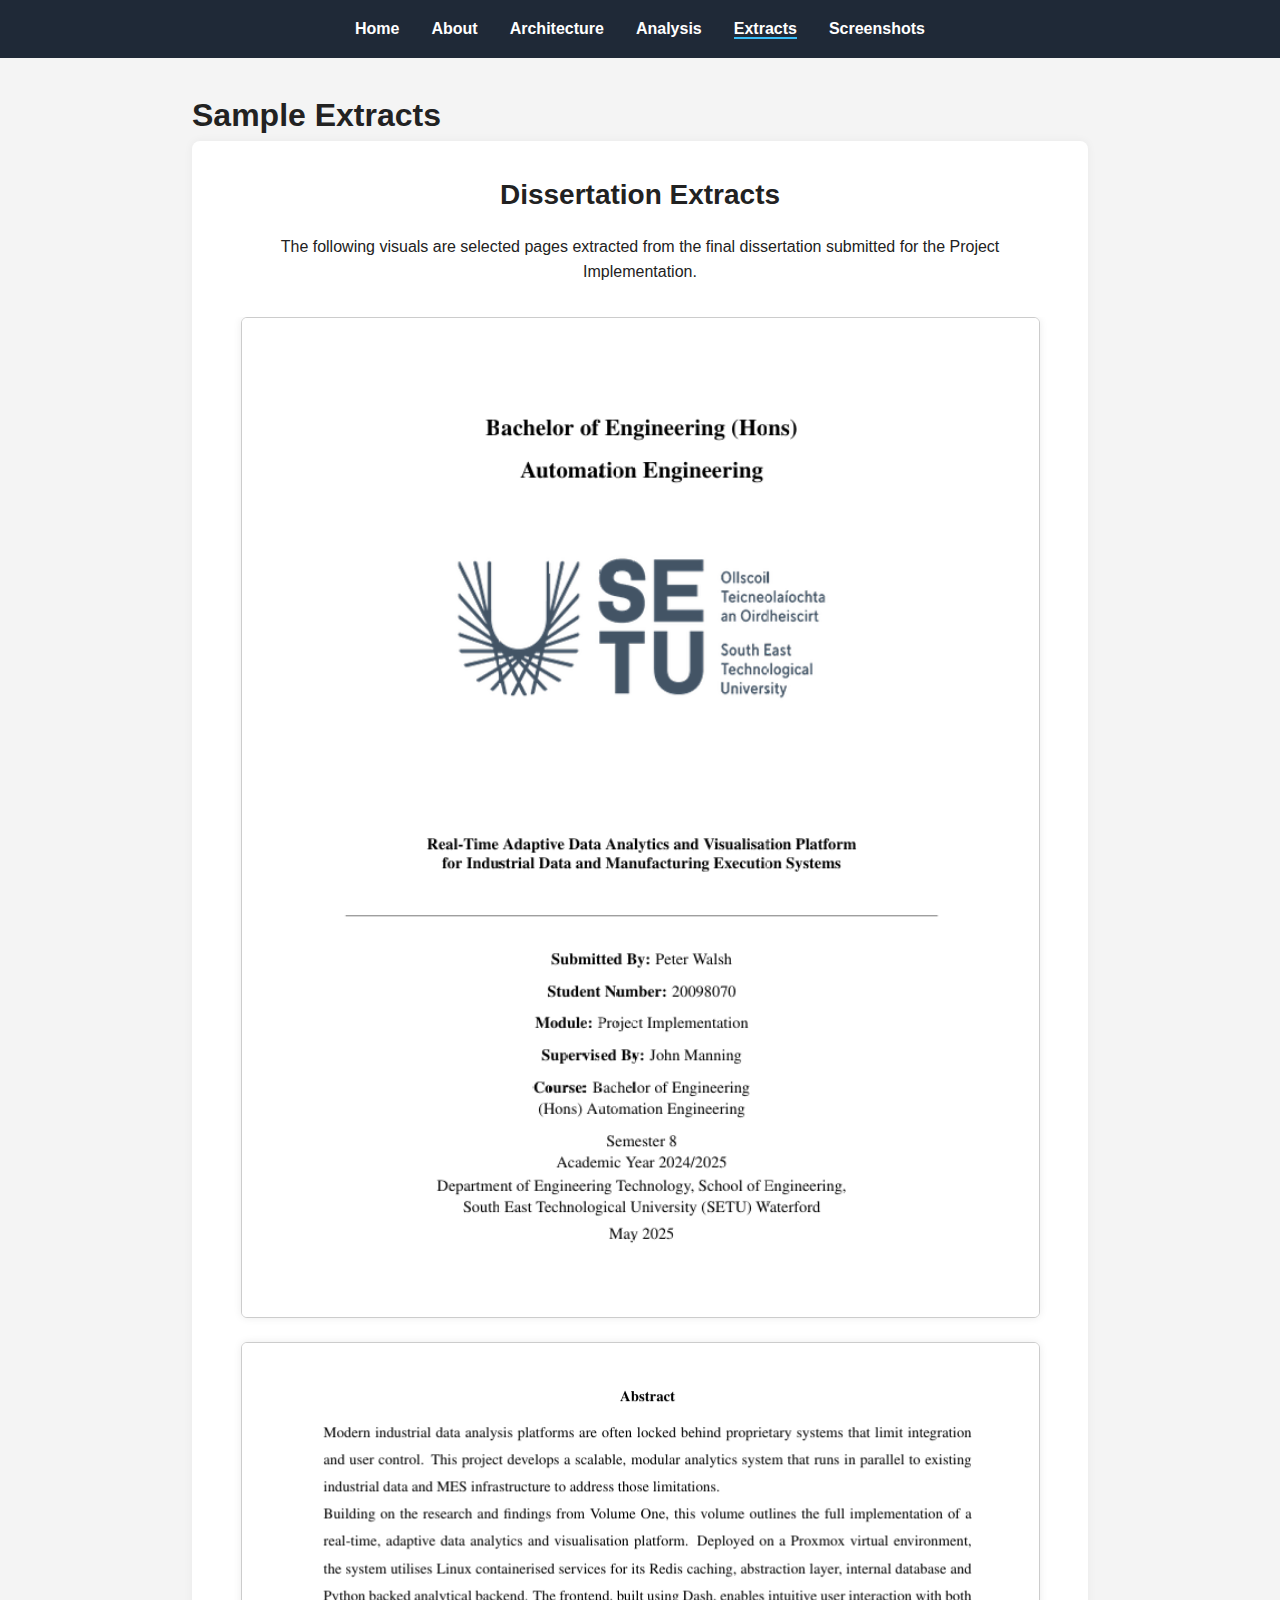
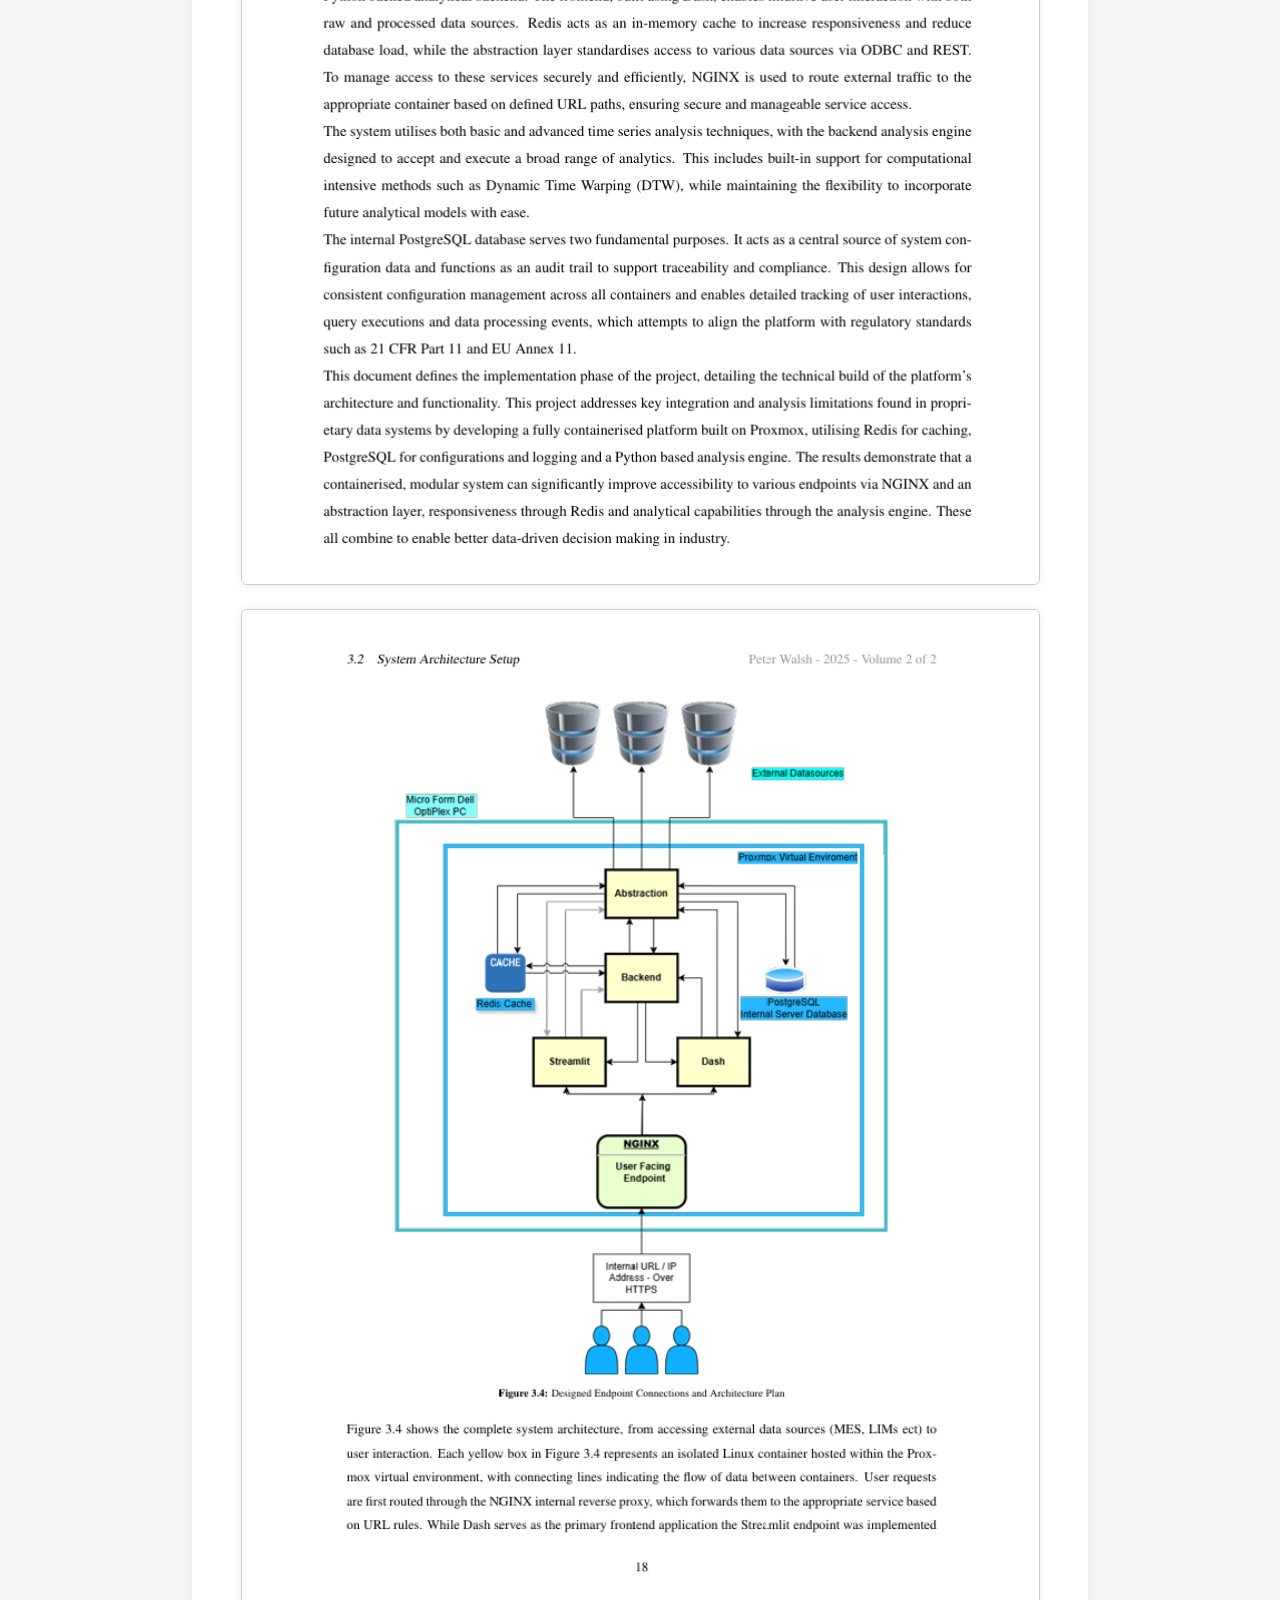
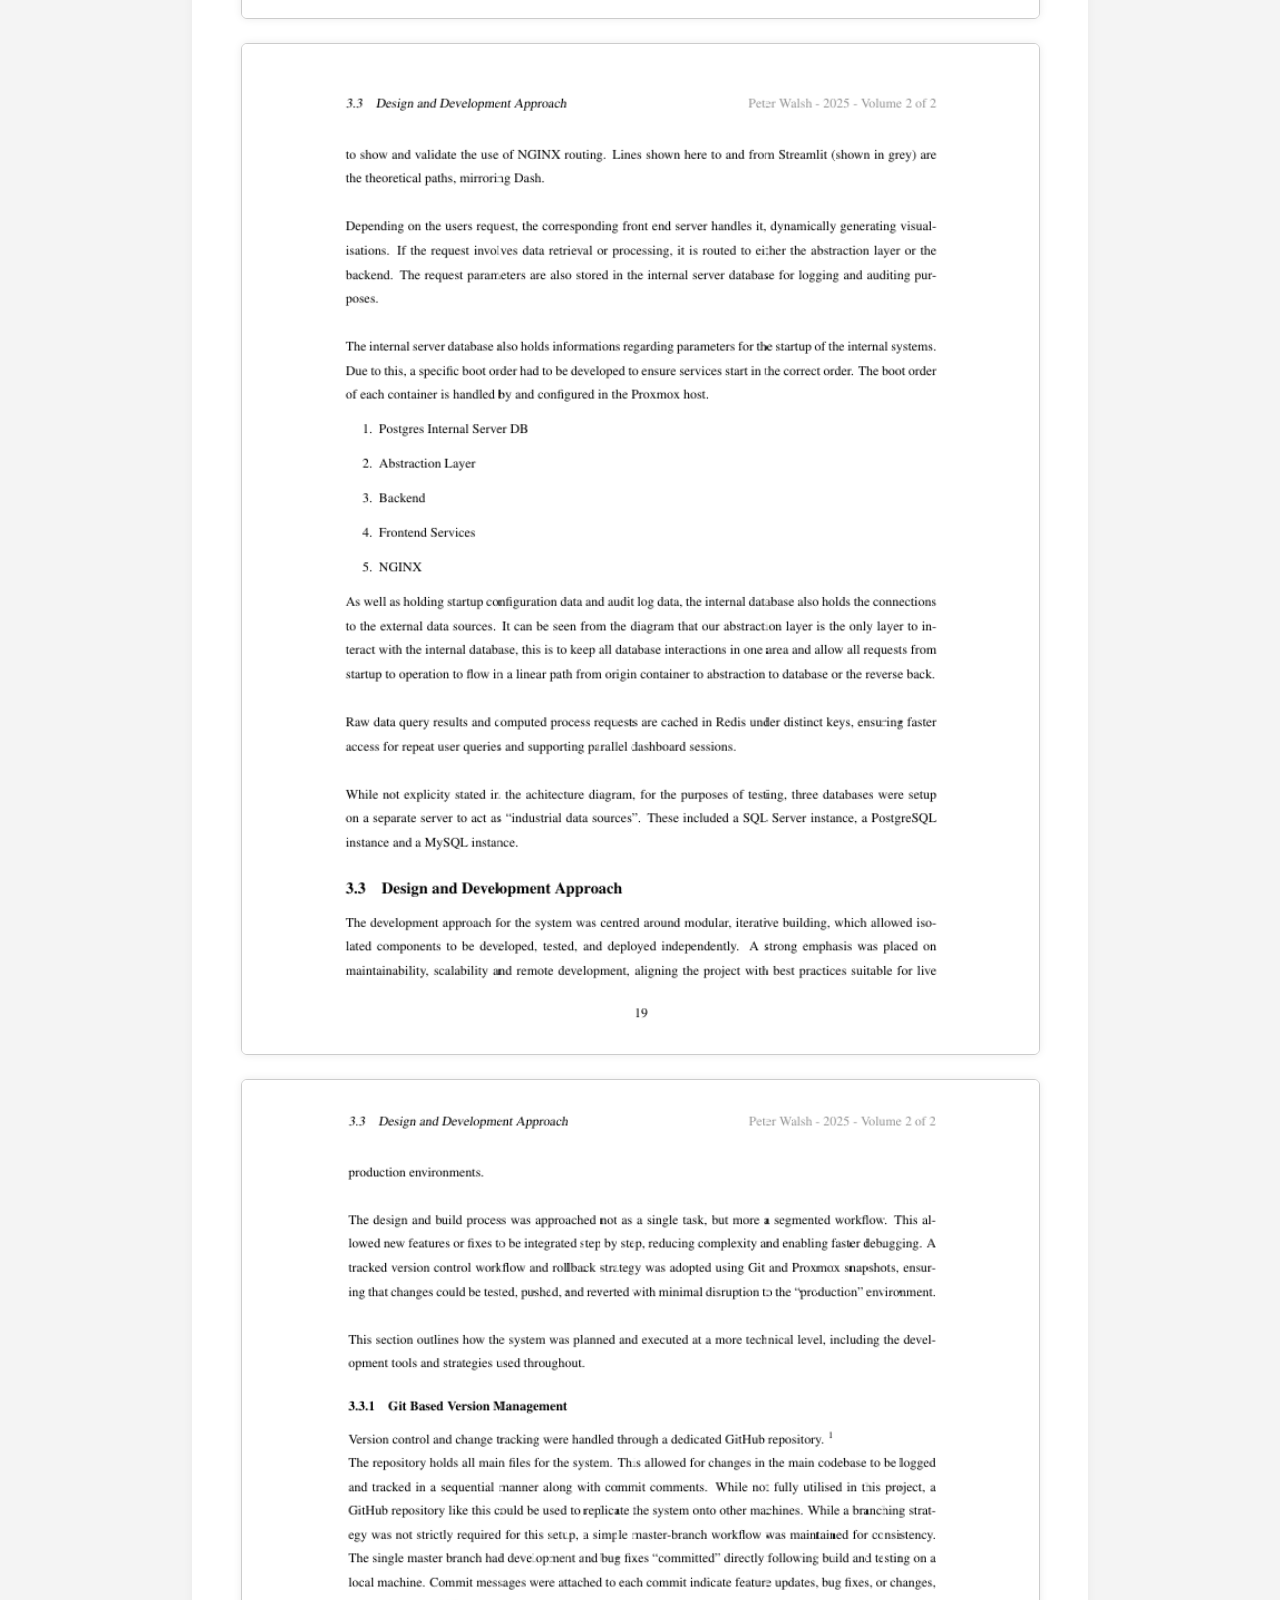
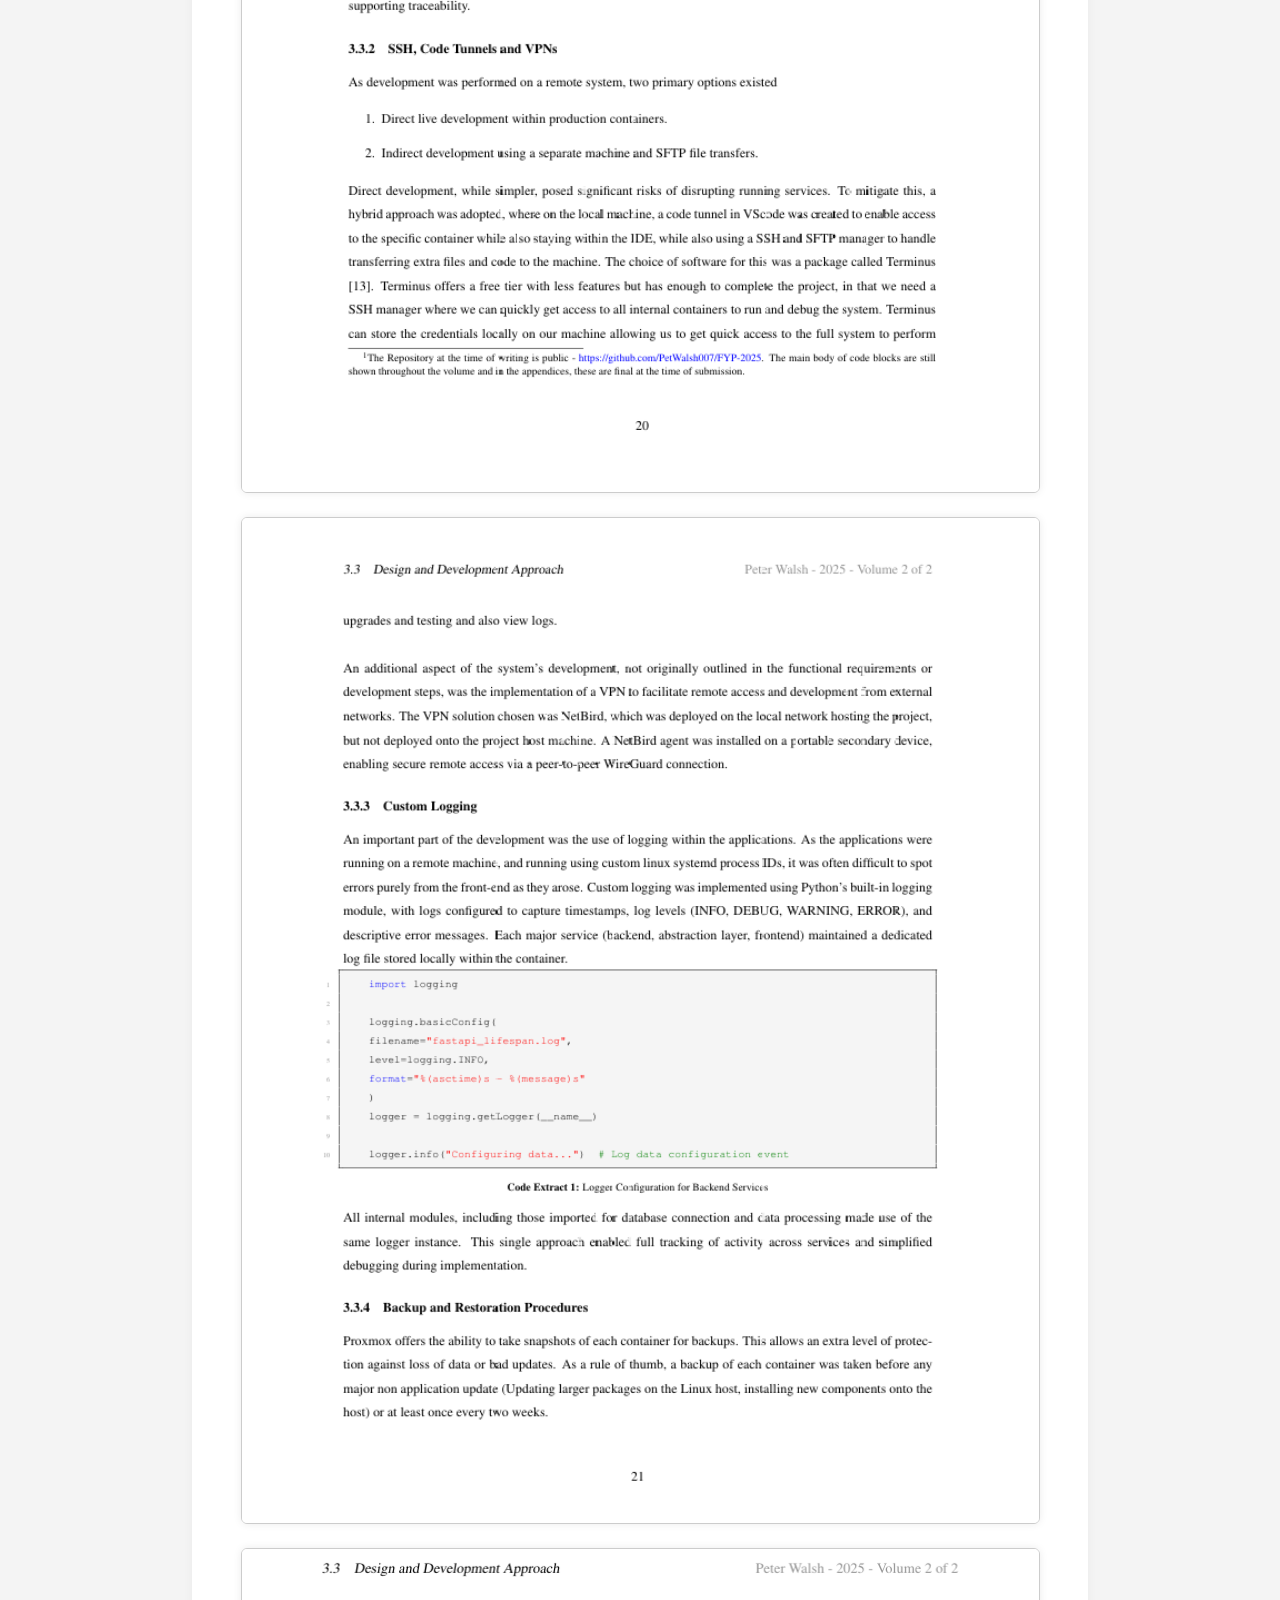
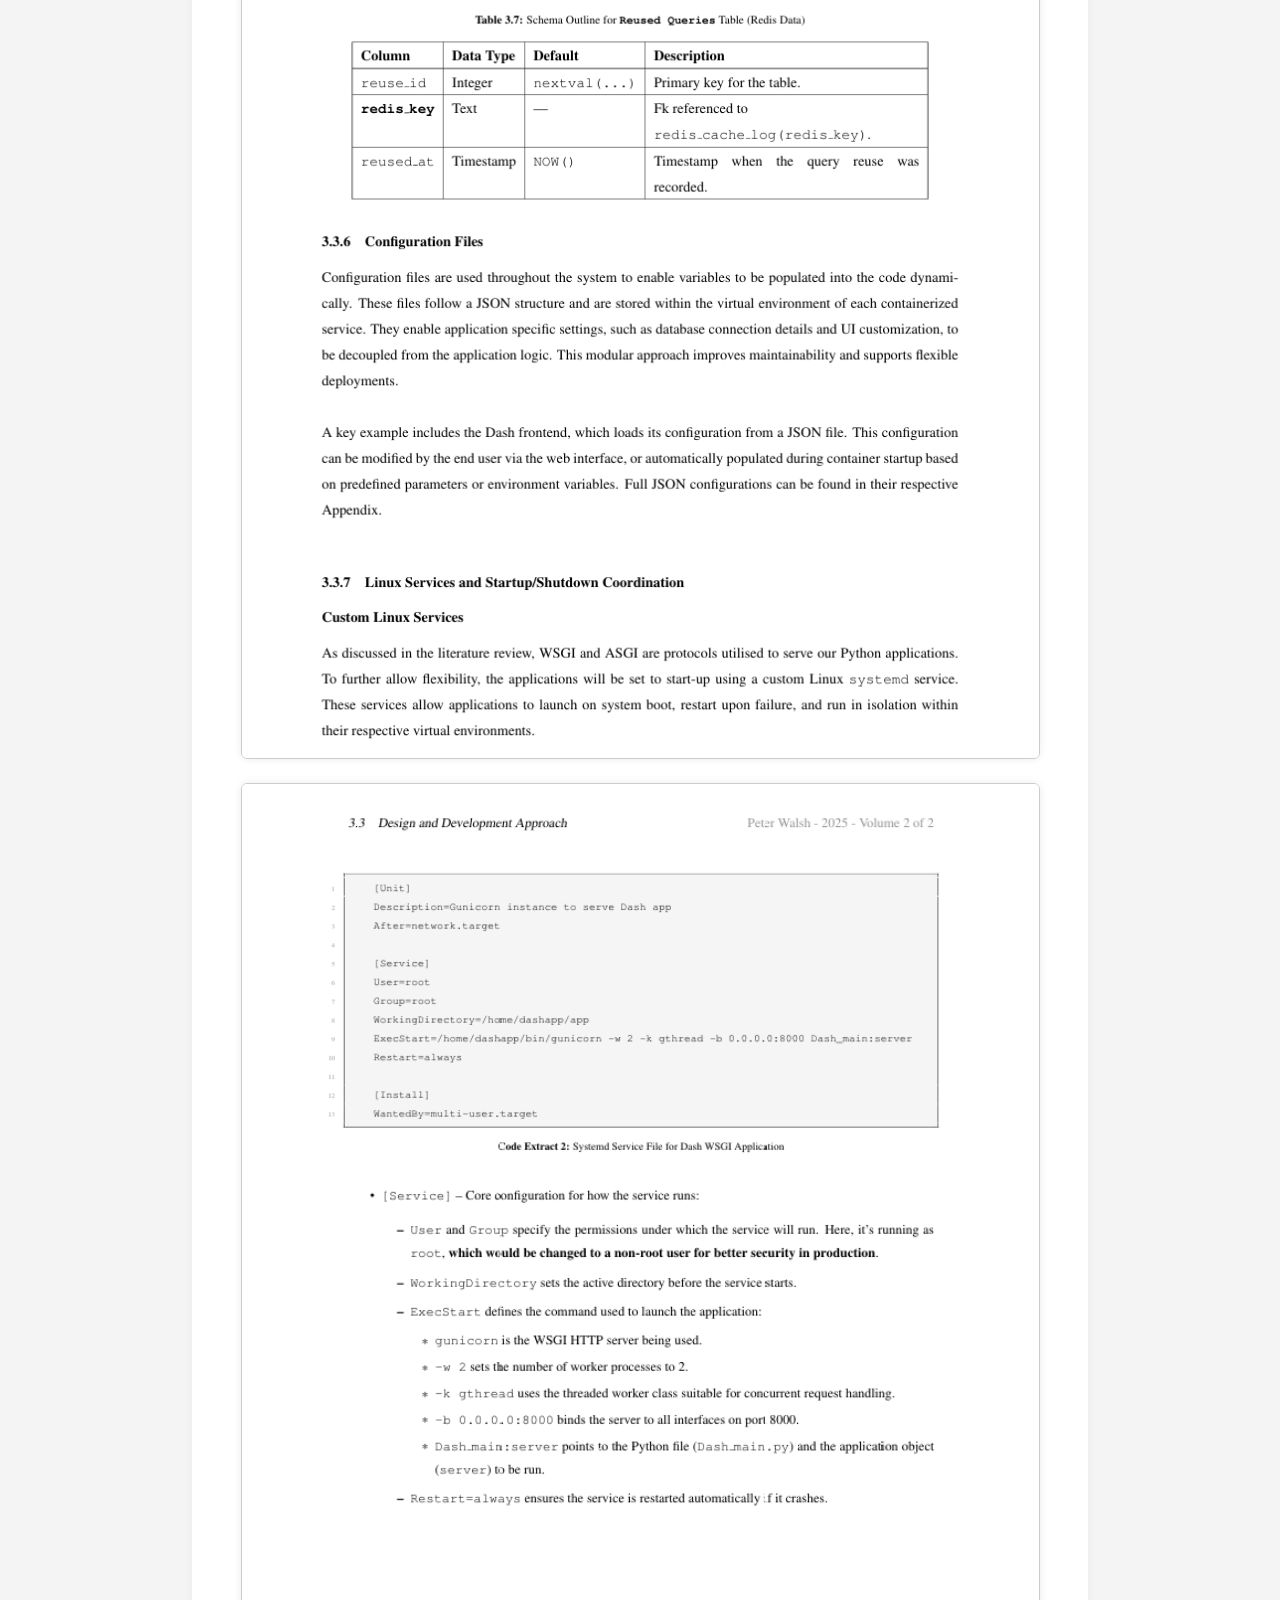
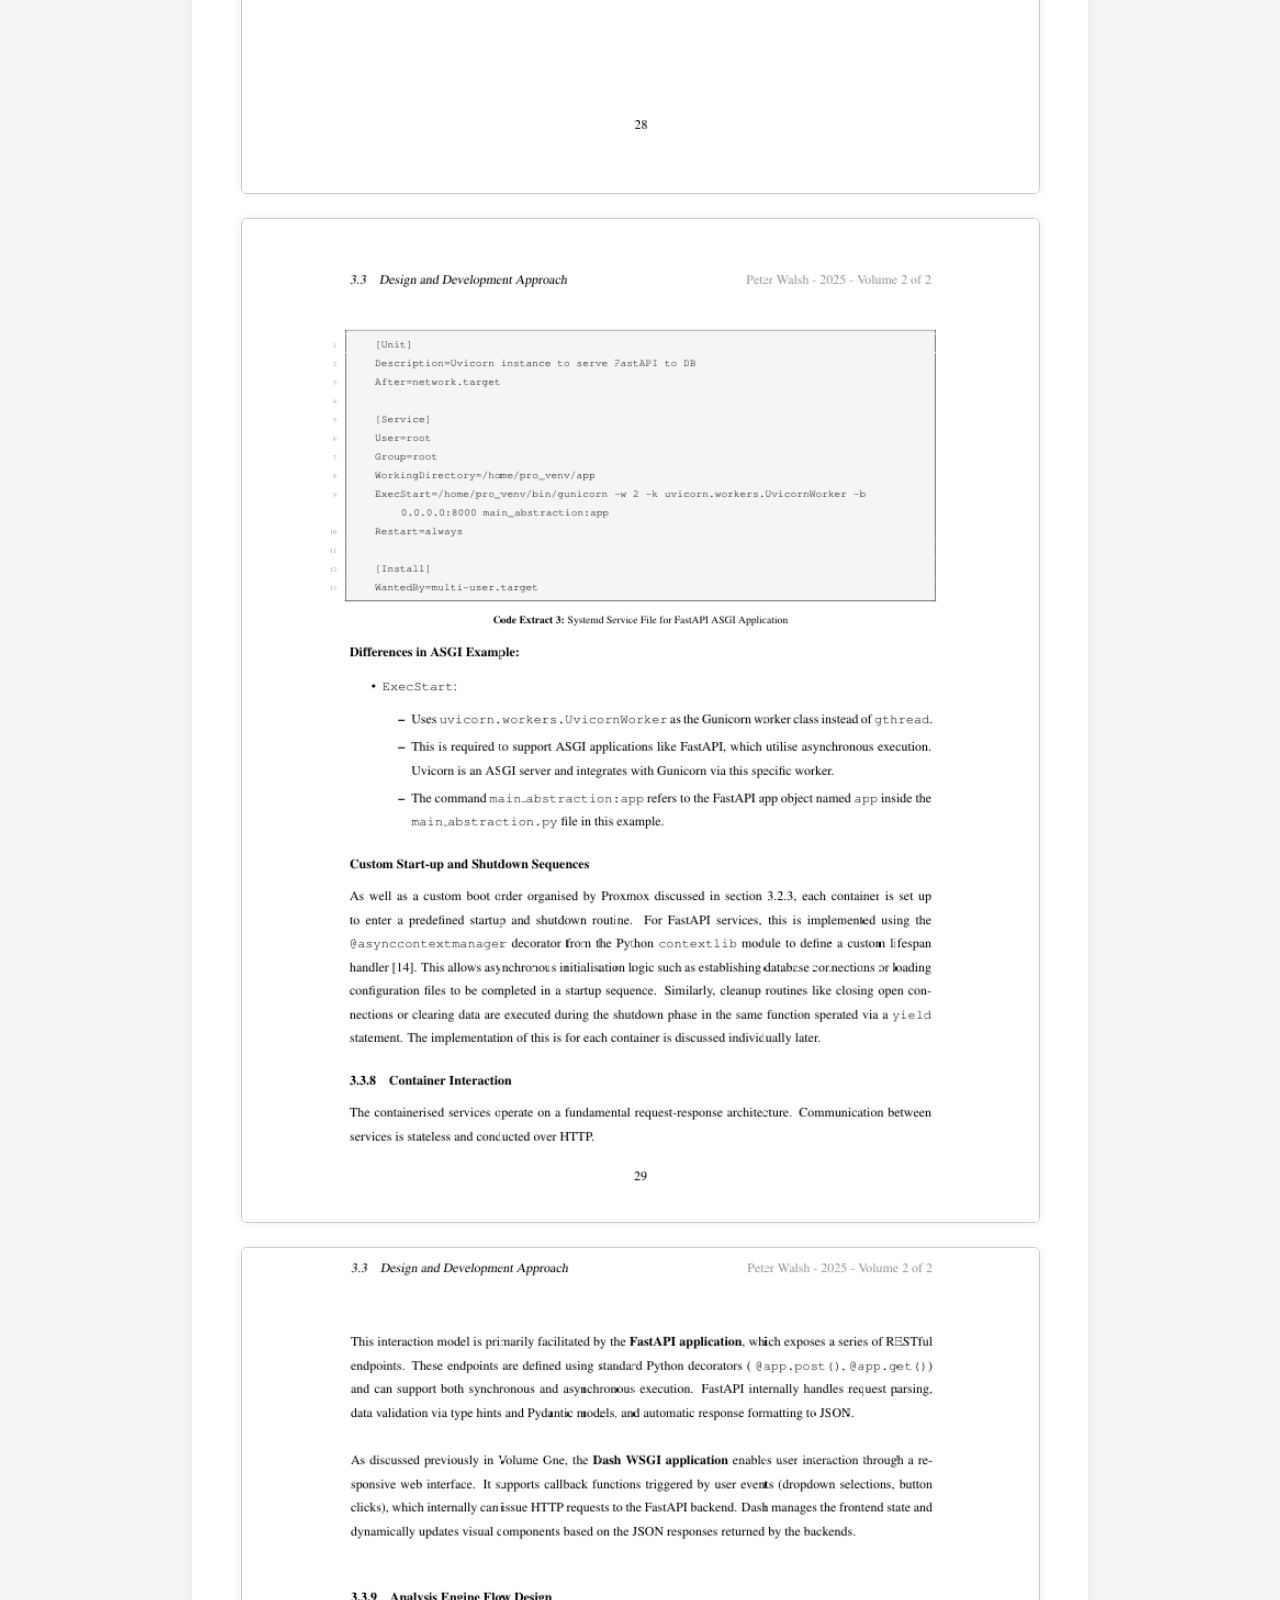
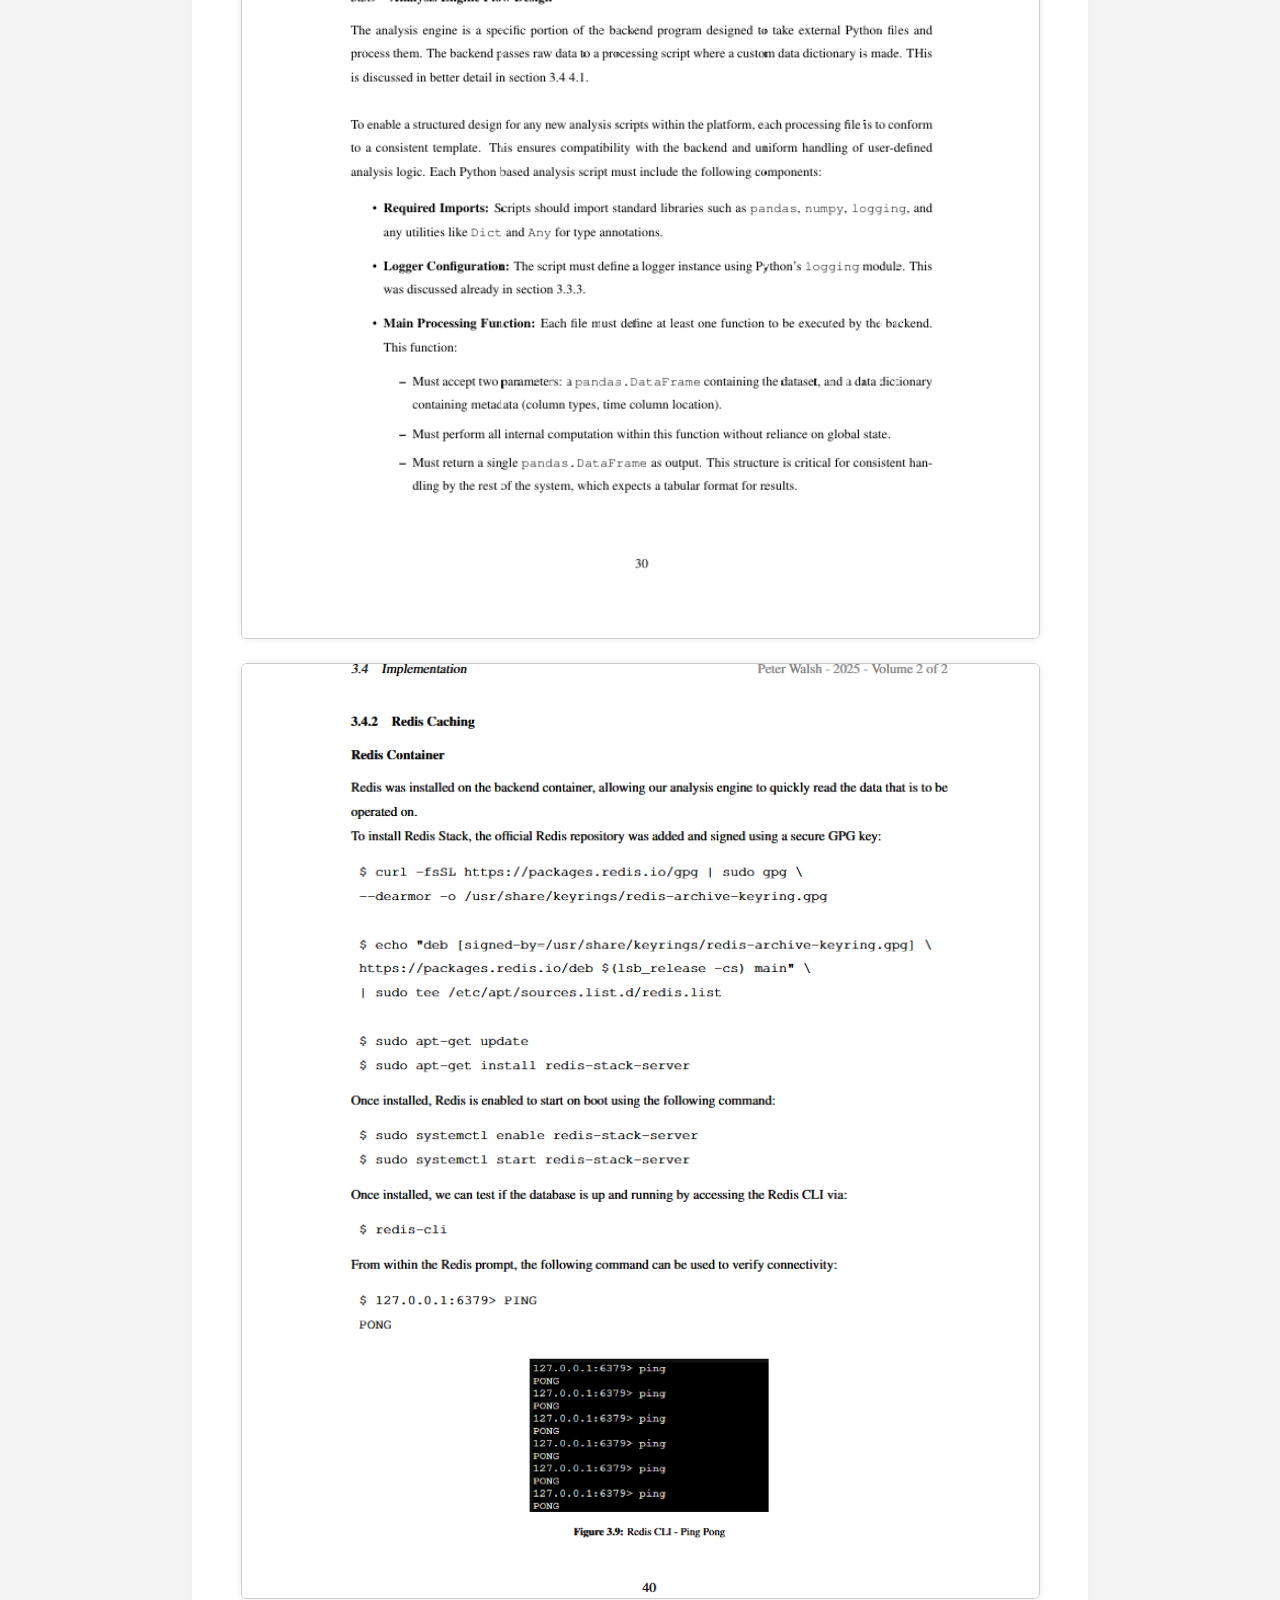
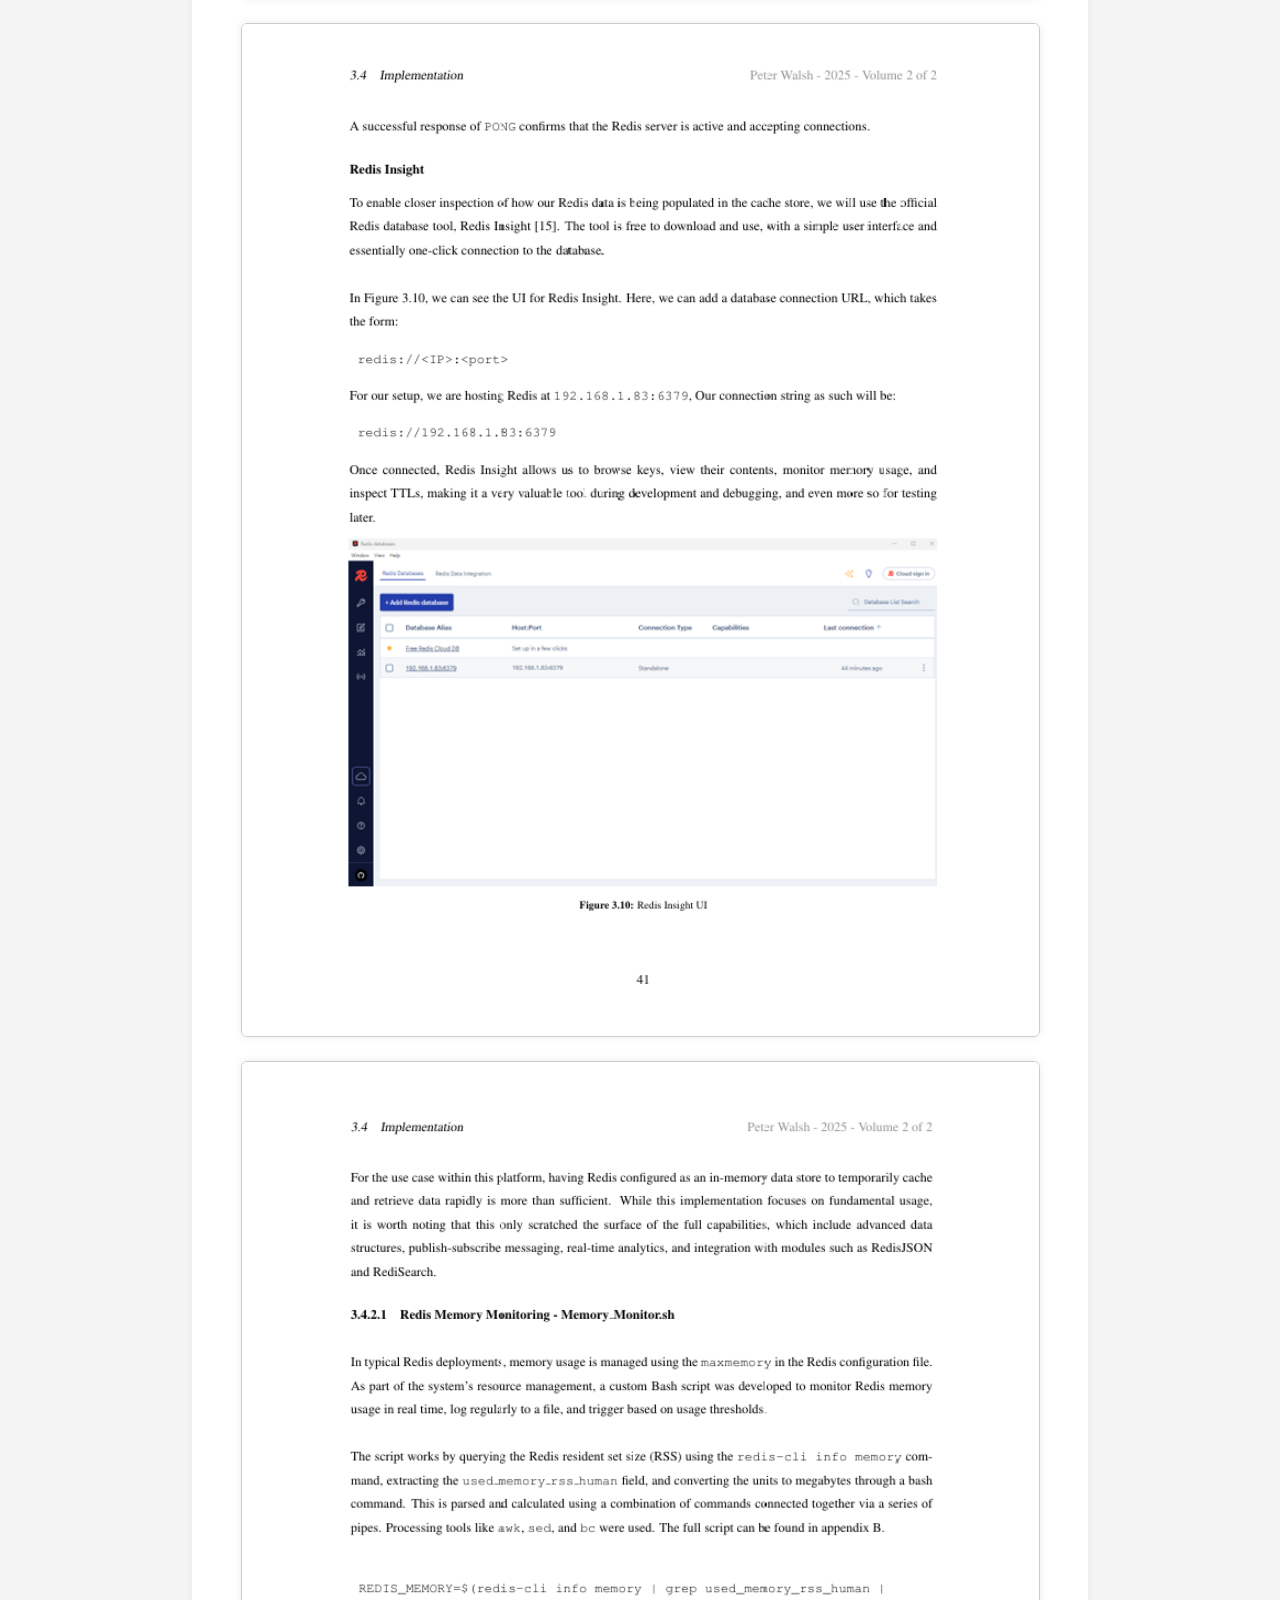
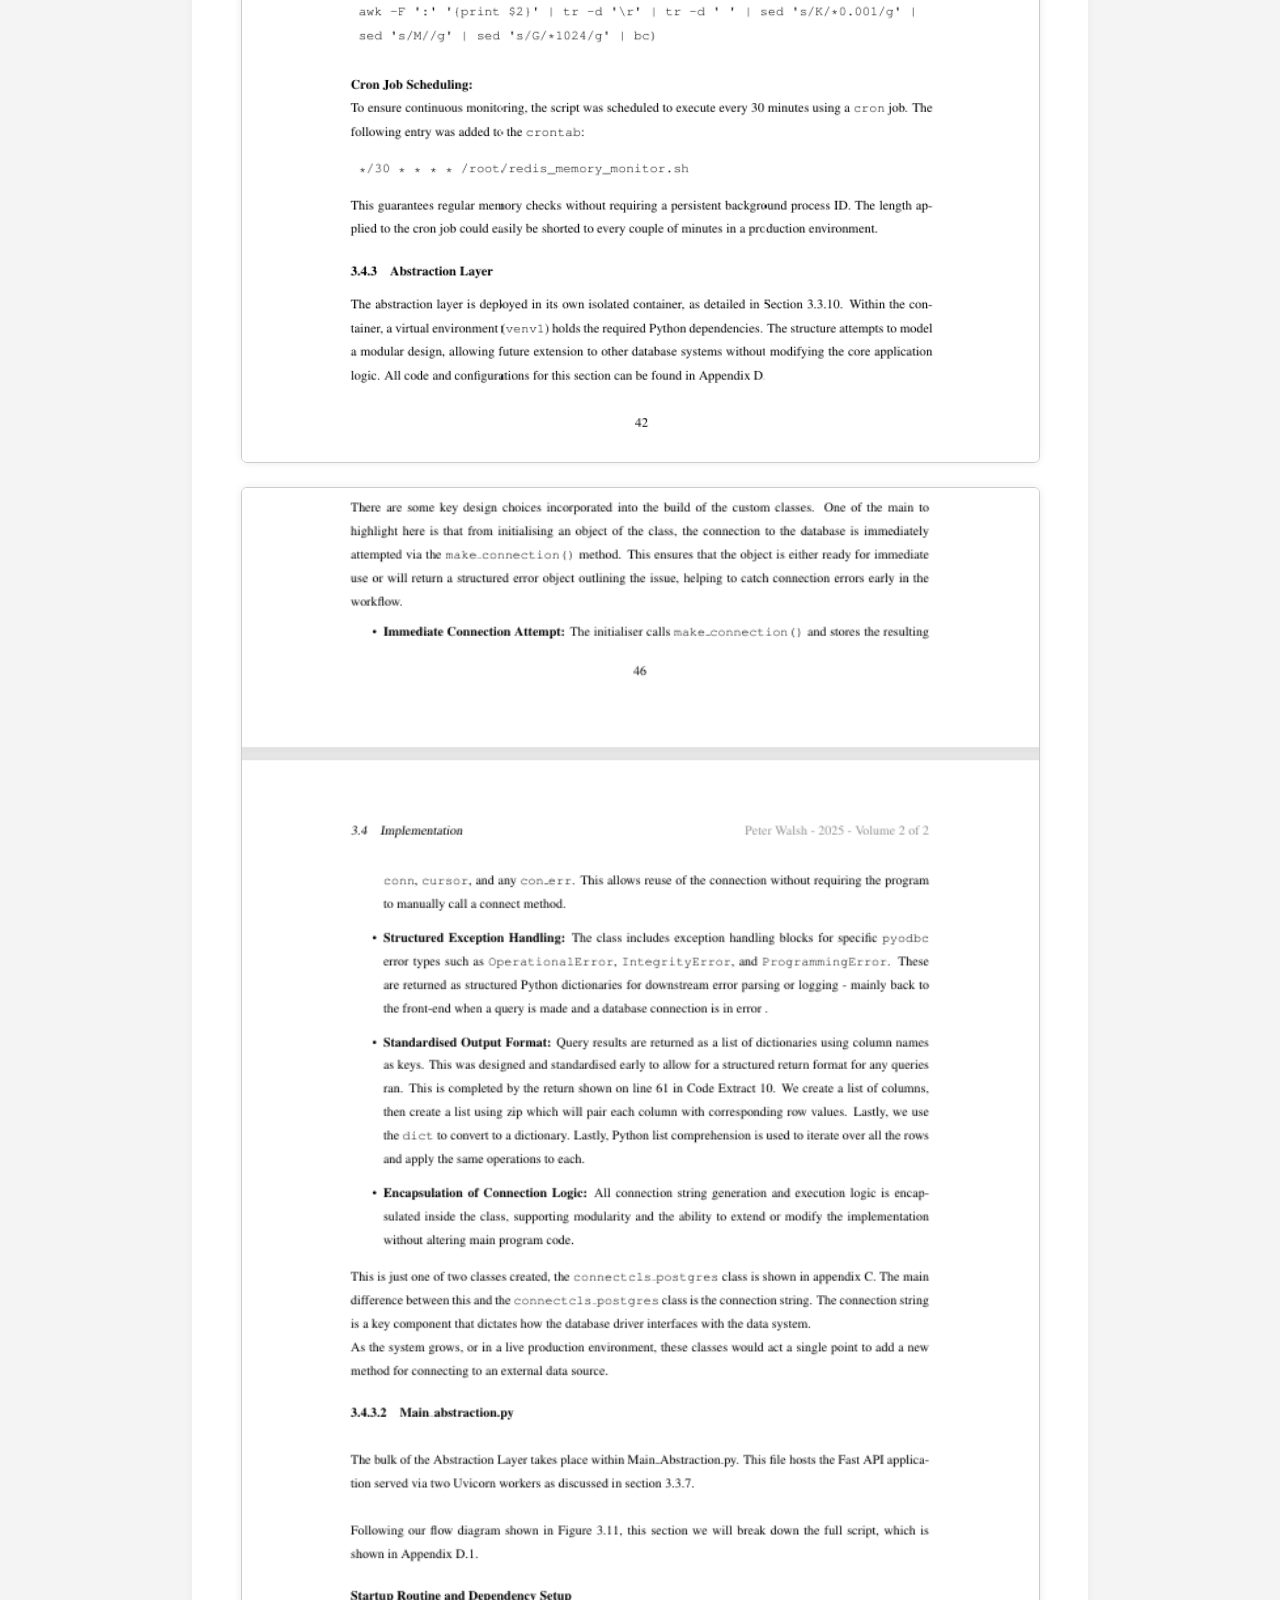
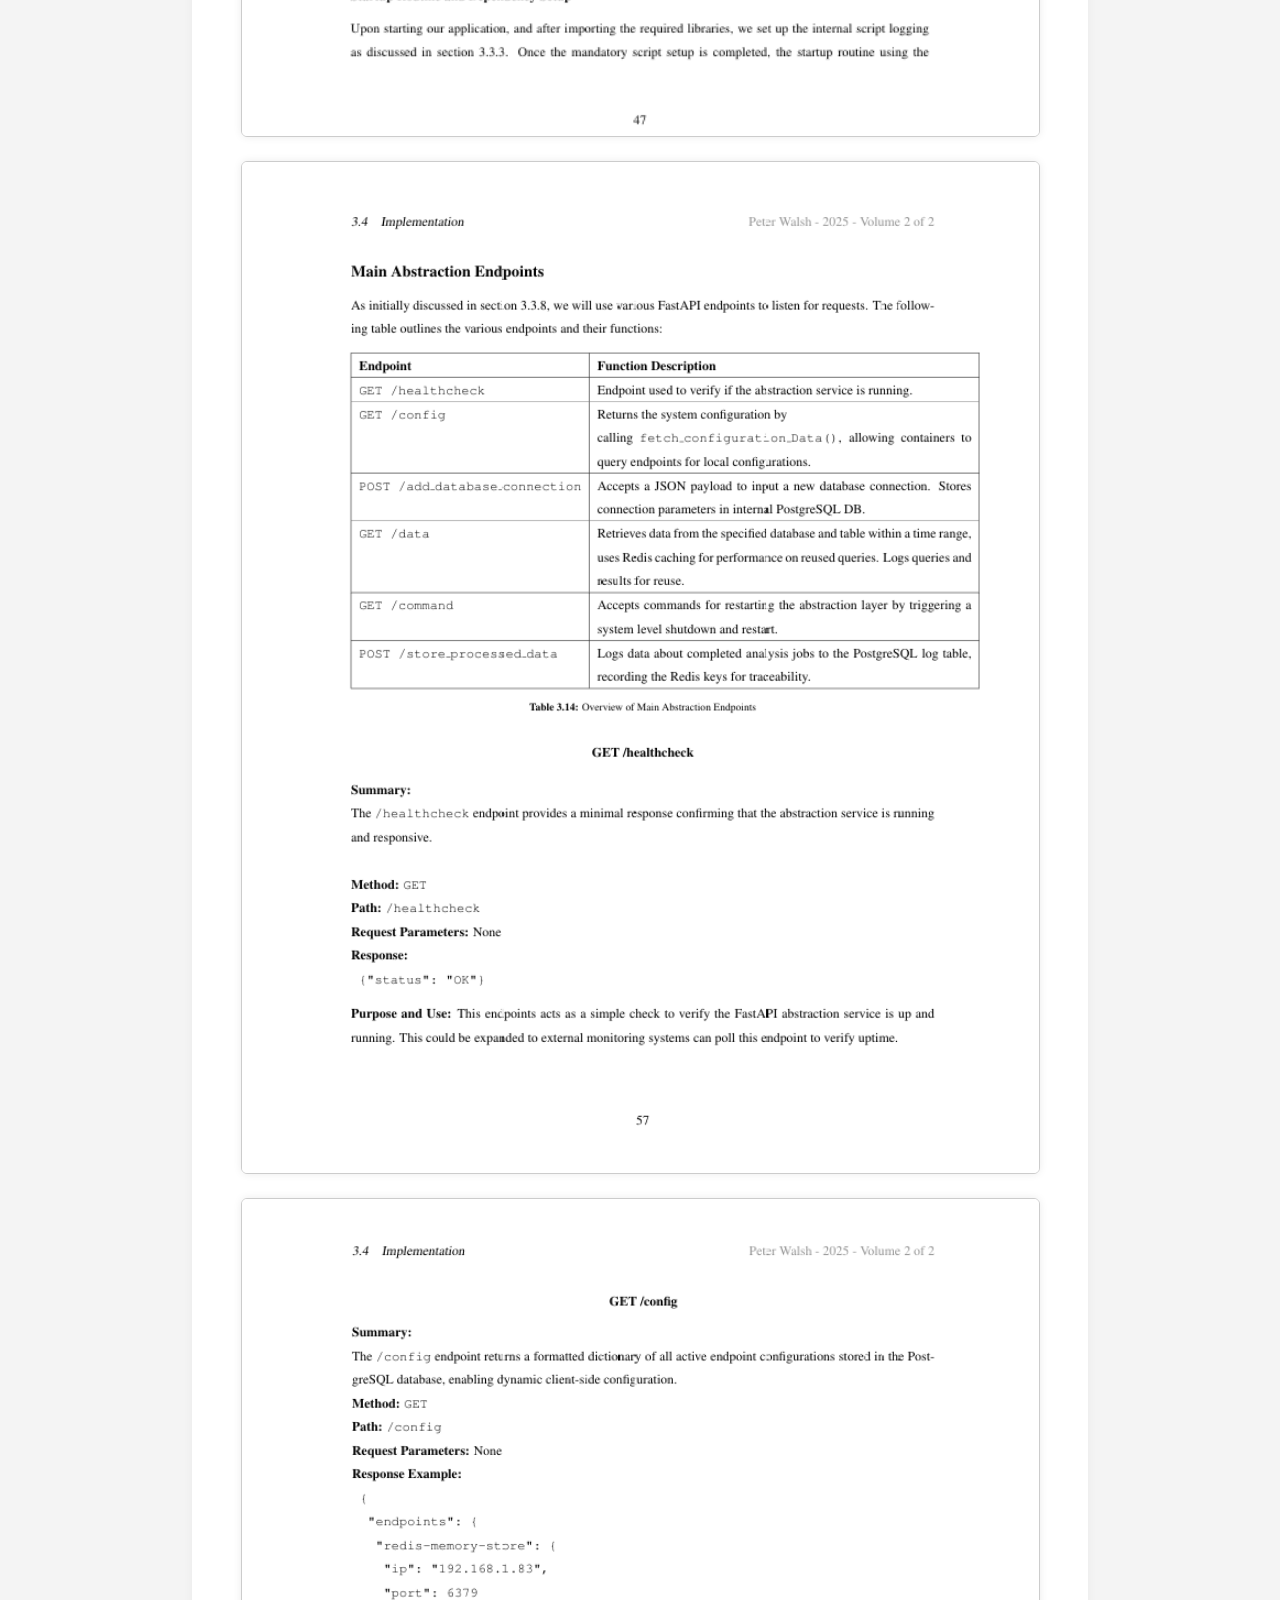
<file: technical.html>
<!DOCTYPE html>
<html lang="en">
<head>
  <meta charset="UTF-8">
  <meta name="viewport" content="width=device-width, initial-scale=1.0">
  <title>Technical Breakdown – Final Year Project</title>
  <link rel="stylesheet" href="assets/css/style.css">
  <style>
    .extract-grid {
      display: flex;
      flex-wrap: wrap;
      justify-content: center;
      gap: 1.5rem;
      margin-top: 2rem;
          /* Add scroll snap for smoother mobile experience */
    scroll-snap-type: y mandatory;
    scroll-padding-top: 2rem;
    overflow-y: auto;
  
    }
    .extract-grid img {
      max-width: 100%;
      width: 799px;
      border: 1px solid #ccc;
      border-radius: 6px;
      box-shadow: 0 0 8px rgba(0, 0, 0, 0.08);
    }
    .extract-caption {
      text-align: center;
      font-size: 0.9rem;
      color: #555;
      margin-top: 0.3rem;
    }
  </style>
</head>
<body>

<header>
  <nav>
    <ul class="nav-links">
      <li><a href="index.html">Home</a></li>
      <li><a href="about.html">About</a></li>
      <li><a href="system.html">Architecture</a></li>
      <li><a href="analysis.html">Analysis</a></li>
      <li><a href="technical.html" class="active">Extracts</a></li>
      <li><a href="screenshots.html">Screenshots</a></li>
    </ul>
  </nav>
</header>


  <main class="container">
    <h1>Sample Extracts</h1>
    <section class="features" style="text-align: center;">
        <h2>Dissertation Extracts</h2>
        <p>The following visuals are selected pages extracted from the final dissertation submitted for the Project Implementation.</p>
        <div class="extract-grid">
  <img src="assets/img/extracts/cover.PNG" alt="Dissertation Cover Page">
  <img src="assets/img/extracts/abstract.PNG" alt="Dissertation Abstract">
  <img src="assets/img/extracts/1.PNG" alt="Page 1">
  <img src="assets/img/extracts/2.PNG" alt="Page 2">
  <img src="assets/img/extracts/3.PNG" alt="Page 3">
  <img src="assets/img/extracts/4.PNG" alt="Page 4">
  <img src="assets/img/extracts/5.PNG" alt="Page 5">
  <img src="assets/img/extracts/6.PNG" alt="Page 6">
  <img src="assets/img/extracts/7.PNG" alt="Page 7">
  <img src="assets/img/extracts/8.PNG" alt="Page 8">
  <img src="assets/img/extracts/9.PNG" alt="Page 9">
  <img src="assets/img/extracts/10.PNG" alt="Page 10">
  <img src="assets/img/extracts/11.PNG" alt="Page 11">
  <img src="assets/img/extracts/12.PNG" alt="Page 12">
  <img src="assets/img/extracts/13.PNG" alt="Page 13">
  <img src="assets/img/extracts/14.PNG" alt="Page 14">
  <img src="assets/img/extracts/15.PNG" alt="Page 15">
  <img src="assets/img/extracts/16.PNG" alt="Page 16">
  <img src="assets/img/extracts/17.PNG" alt="Page 17">
  <img src="assets/img/extracts/18.PNG" alt="Page 18">
  <img src="assets/img/extracts/19.PNG" alt="Page 19">
  <img src="assets/img/extracts/20.PNG" alt="Page 20">
  <img src="assets/img/extracts/21.PNG" alt="Page 21">
  <img src="assets/img/extracts/22.PNG" alt="Page 22">
  <img src="assets/img/extracts/23.PNG" alt="Page 23">
  <img src="assets/img/extracts/24.PNG" alt="Page 24">
  <img src="assets/img/extracts/25.PNG" alt="Page 25">
  <img src="assets/img/extracts/26.PNG" alt="Page 26">
  <img src="assets/img/extracts/27.PNG" alt="Page 27">
  <img src="assets/img/extracts/28.PNG" alt="Page 28">
  <img src="assets/img/extracts/29.PNG" alt="Page 29">
  <img src="assets/img/extracts/30.PNG" alt="Page 30">
  <img src="assets/img/extracts/31.PNG" alt="Page 31">
</div>

    </section>
  </main>

  <footer>
    <p>© 2025 Peter Walsh | <a href="https://github.com/PetWalsh007/FYP-2025" target="_blank">View on GitHub</a></p>
  </footer>

  <script src="assets/js/main.js"></script>
</body>
</html>
</file>
<file: assets/css/style.css>
/* Reset some basic elements */
* {
  margin: 0;
  padding: 0;
  box-sizing: border-box;
}

body {
  font-family: 'Segoe UI', Tahoma, Geneva, Verdana, sans-serif;
  line-height: 1.6;
  background-color: #f4f4f4;
  color: #222;
}

/* Navigation Bar */
header {
  background-color: #1f2937;
  padding: 1rem 0;
}

.nav-links {
  display: flex;
  justify-content: center;
  gap: 2rem;
  list-style: none;
}

.nav-links a {
  color: #ffffff;
  text-decoration: none;
  font-weight: bold;
  transition: color 0.3s ease;
}

.nav-links a:hover {
  color: #38bdf8;
}

/* Container for all main content */
.container {
  padding: 2rem;
  max-width: 960px;
  margin: 0 auto;
}

/* Hero Section */
.hero {
  text-align: center;
  padding: 3rem 1rem;
  background-color: #e2e8f0;
  border-radius: 8px;
  margin-bottom: 2rem;
}

.hero h1 {
  font-size: 2.5rem;
  margin-bottom: 1rem;
}

.hero p {
  font-size: 1.2rem;
  margin-bottom: 1.5rem;
}

.btn-primary {
  background-color: #0ea5e9;
  color: #fff;
  padding: 0.75rem 1.5rem;
  border: none;
  border-radius: 4px;
  text-decoration: none;
  font-weight: bold;
  transition: background-color 0.3s ease;
}

.btn-primary:hover {
  background-color: #0284c7;
}

/* Features Section */
.features {
  background-color: #ffffff;
  padding: 2rem;
  border-radius: 8px;
  box-shadow: 0 0 10px rgba(0,0,0,0.05);
}

.features h2 {
  font-size: 1.75rem;
  margin-bottom: 1rem;
}

.features ul {
  list-style-type: '✔️ ';
  padding-left: 1rem;
}
.features2 ul {
  list-style-type: disc;
  padding-left: 1.5rem;
}

.features2 ul ul {
  list-style-type: circle;
  margin-top: 0.5rem;
  margin-bottom: 0.5rem;
}

.features li {
  padding: 0.5rem 0;
}

/* Footer */
footer {
  text-align: center;
  padding: 1.5rem;
  margin-top: 2rem;
  background-color: #1f2937;
  color: #ddd;
}

footer a {
  color: #38bdf8;
  text-decoration: none;
}

footer a:hover {
  text-decoration: underline;
}

main.container {
  opacity: 0;
  transition: opacity 0.6s ease-in-out;
}

main.container.loaded {
  opacity: 1;
}



/* Responsive Design */
@media (max-width: 600px) {
  .nav-links {
    flex-direction: column;
    gap: 1rem;
  }

  .hero h1 {
    font-size: 1.8rem;
  }

  .hero p {
    font-size: 1rem;
  }
}
.nav-links a.active {
  border-bottom: 2px solid #38bdf8;
}
/* Lightbox Modal Styles */
.lightbox {
    display: none;
    position: fixed;
    z-index: 999;
    top: 0;
    left: 0;
    height: 100vh;
    width: 100vw;
    background: rgb(117, 117, 117); /* dark grey background */
    justify-content: center;
    align-items: center;
}

.lightbox img {
    max-width: 90%;
    max-height: 90%;
    border-radius: 8px;
    box-shadow: 0 0 20px rgba(0, 0, 0, 0.2);
}

.lightbox.show {
    display: flex;
    animation: fadeIn 0.2s ease-in-out;
}

@keyframes fadeIn {
    from { opacity: 0; }
    to { opacity: 1; }
}
</file>
